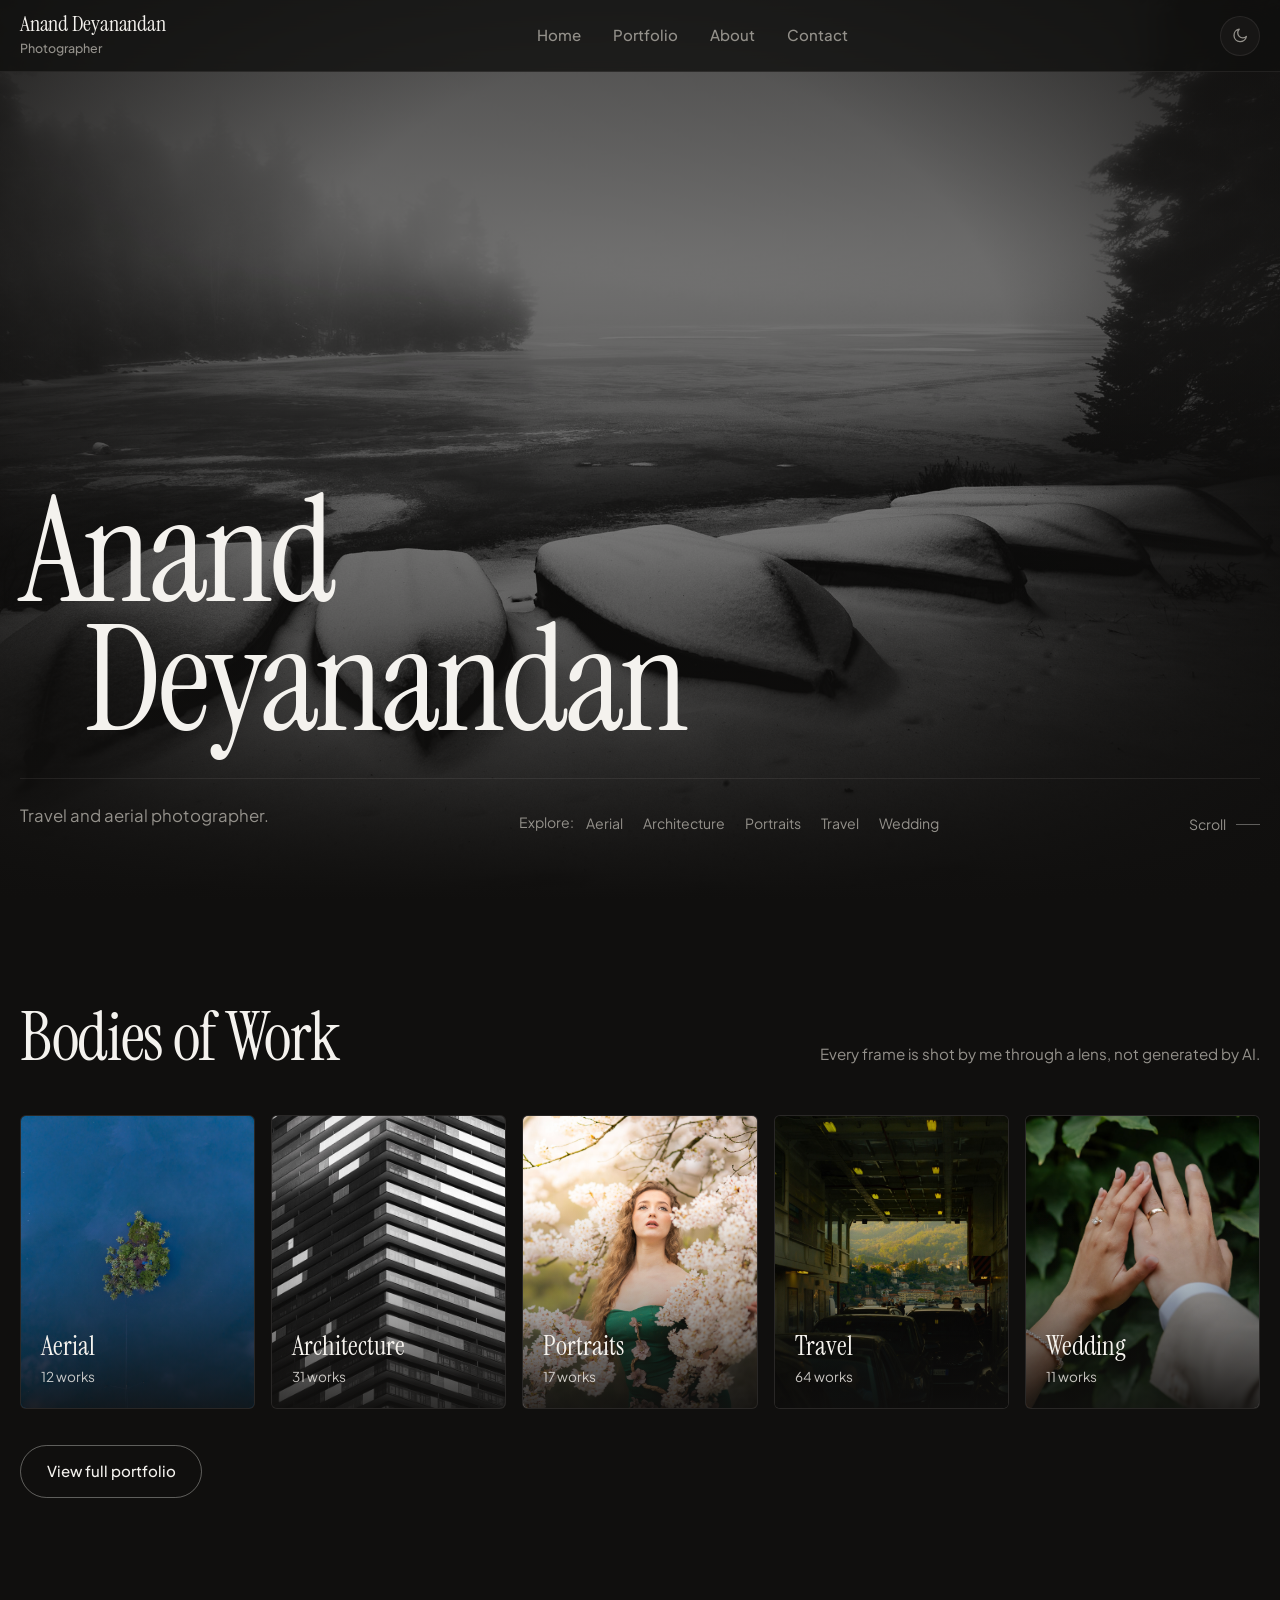
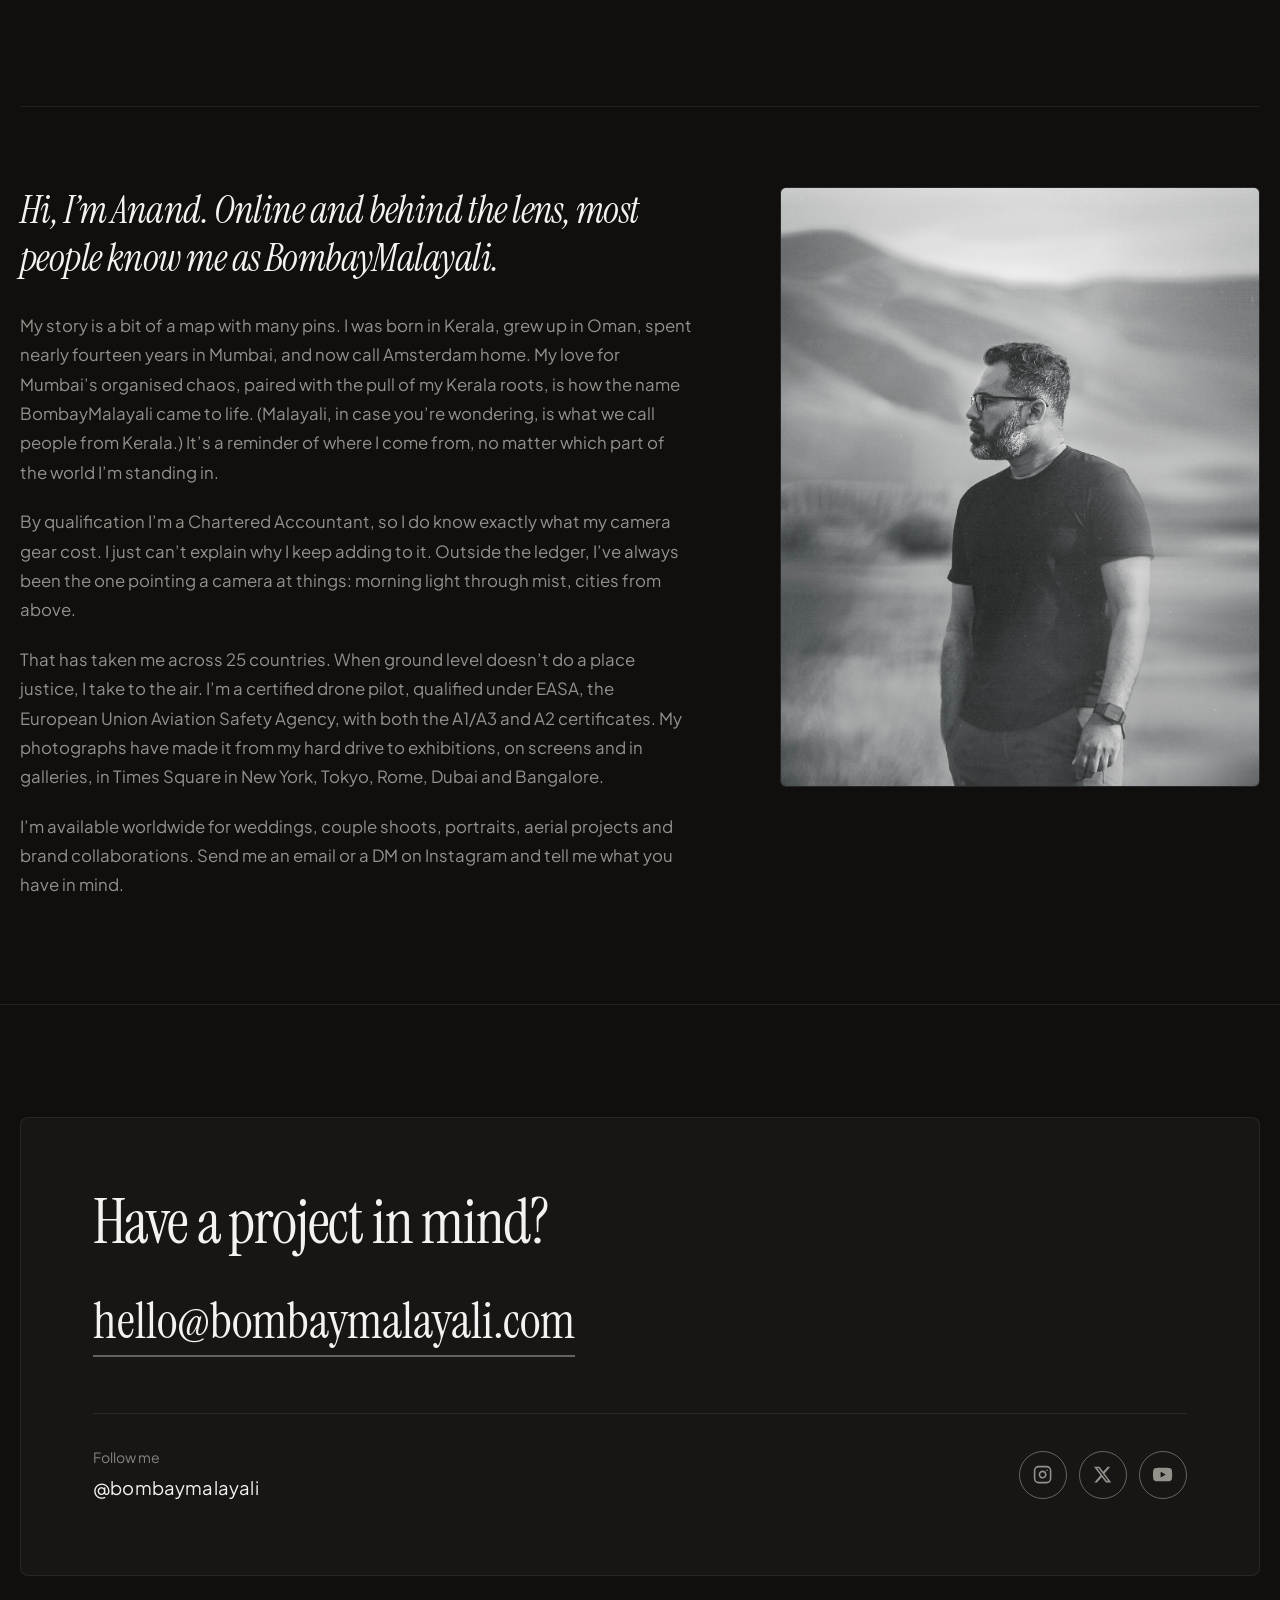
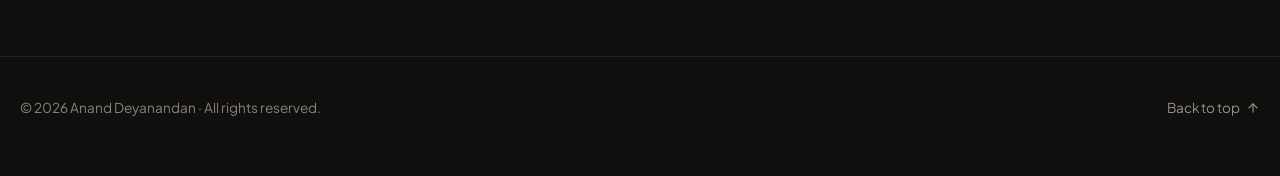
<file: index.html>
<!doctype html>
<html lang="en" data-theme="dark">
<head>
  <meta charset="utf-8">
  <meta name="viewport" content="width=device-width, initial-scale=1">

  <!-- ============================================================
       SEO & OPEN GRAPH (Edit site title & descriptions here)
       ============================================================ -->
  <title>Anand Deyanandan · Photographer Portfolio</title>
  <meta name="description" content="Anand Deyanandan (Bombay Malayali): travel and aerial photographer. Portfolio of travel, aerial, architecture, portrait and wedding work.">
  <meta name="author" content="Anand Deyanandan">
  <link rel="canonical" href="https://bombaymalayali.com">

  <!-- Open Graph / Social Sharing -->
  <meta property="og:type" content="website">
  <meta property="og:url" content="https://bombaymalayali.com">
  <meta property="og:title" content="Anand Deyanandan · Photographer">
  <meta property="og:description" content="Travel and aerial photographer. Portfolio of Anand Deyanandan (Bombay Malayali).">
  <meta property="og:image" content="https://bombaymalayali.com/images/hero.jpg">

  <!-- Twitter Card -->
  <meta name="twitter:card" content="summary_large_image">
  <meta name="twitter:title" content="Anand Deyanandan · Photographer">
  <meta name="twitter:description" content="Travel and aerial photographer. Portfolio of Anand Deyanandan (Bombay Malayali).">
  <meta name="twitter:image" content="https://bombaymalayali.com/images/hero.jpg">

  <meta name="theme-color" content="#100f0e">

  <!-- Who this site belongs to, in a form search engines read -->
  <script type="application/ld+json">
  {
    "@context": "https://schema.org",
    "@type": "Person",
    "name": "Anand Deyanandan",
    "alternateName": "BombayMalayali",
    "jobTitle": "Travel and aerial photographer",
    "url": "https://bombaymalayali.com/",
    "image": "https://bombaymalayali.com/images/anand.jpg",
    "email": "mailto:hello@bombaymalayali.com",
    "sameAs": [
      "https://instagram.com/bombaymalayali",
      "https://x.com/bombaymalayali",
      "https://www.youtube.com/@bombaymalayali"
    ]
  }
  </script>

  <!-- Google Fonts: Instrument Serif (Editorial Display) + Plus Jakarta Sans (Clean Modern Sans) -->
  <link rel="preconnect" href="https://fonts.googleapis.com">
  <link rel="preconnect" href="https://fonts.gstatic.com" crossorigin>
  <link href="https://fonts.googleapis.com/css2?family=Instrument+Serif:ital@0;1&family=Plus+Jakarta+Sans:wght@300;400;500;600;700&display=swap" rel="stylesheet">
  <link rel="stylesheet" href="styles.css">
</head>


<body>

  <!-- ============================================================
       1. NAVIGATION
       ============================================================ -->
  <header class="nav">
    <div class="wrap nav-inner">
      <a class="brand" href="#top" aria-label="Anand Deyanandan - Return to top">
        <span class="brand-title serif">Anand Deyanandan</span>
        <span class="brand-subtitle">Photographer</span>
      </a>

      <nav aria-label="Main Navigation">
        <ul class="nav-links">
          <li><a href="#top">Home</a></li>
          <li><a href="portfolio.html">Portfolio</a></li>
          <li id="navExhibitions" hidden><a href="#exhibitions">Exhibitions</a></li>
          <li><a href="#about">About</a></li>
          <li><a href="#contact">Contact</a></li>
        </ul>
      </nav>

      <div class="nav-actions">
        <!-- Theme toggle: switches between dark & light modes -->
        <button class="theme-btn" id="themeBtn" type="button" aria-label="Toggle light and dark theme" title="Toggle theme">
          <svg class="icon-moon" viewBox="0 0 24 24" fill="none" stroke="currentColor" stroke-width="1.8" stroke-linecap="round" stroke-linejoin="round" aria-hidden="true">
            <path d="M21 12.8A8.5 8.5 0 1 1 11.2 3a6.6 6.6 0 0 0 9.8 9.8z"/>
          </svg>
          <svg class="icon-sun" viewBox="0 0 24 24" fill="none" stroke="currentColor" stroke-width="1.8" stroke-linecap="round" stroke-linejoin="round" aria-hidden="true">
            <circle cx="12" cy="12" r="4"/>
            <path d="M12 2v2M12 20v2M4.9 4.9l1.4 1.4M17.7 17.7l1.4 1.4M2 12h2M20 12h2M4.9 19.1l1.4-1.4M17.7 6.3l1.4-1.4"/>
          </svg>
        </button>
      </div>
    </div>
  </header>

  <main id="mainContent">

    <!-- ============================================================
         2. HERO SECTION
         ============================================================ -->
    <section class="hero" id="top" aria-label="Introduction">
      <!-- Hero video: set HERO_VIDEO in the script at the bottom of this page -->
      <video class="hero-video" id="heroVideo" poster="images/hero.jpg" muted loop playsinline preload="none" aria-hidden="true" tabindex="-1"></video>
      <div class="wrap hero-content">
        <h1 class="hero-title serif">
          <span class="hero-first">Anand</span>
          <span class="hero-last">Deyanandan</span>
        </h1>

        <div class="hero-bottom-row">
          <div class="hero-meta">
            <p class="hero-tagline">
              Travel and aerial photographer.
            </p>
          </div>

          <div class="hero-actions">
            <ul class="hero-quick-filters" id="heroQuickFilters" aria-label="Jump to portfolio genre">
              <li class="label">Explore:</li>
              <!-- Populated automatically by JavaScript -->
            </ul>
          </div>

          <div class="hero-controls">
            <!-- Pause/play for the hero video; shown only while the video is on -->
            <button class="hero-video-toggle" id="heroVideoToggle" type="button" aria-label="Pause background video" hidden>
              <svg class="icon-pause" viewBox="0 0 24 24" fill="currentColor" aria-hidden="true"><rect x="6" y="5" width="4" height="14" rx="1"/><rect x="14" y="5" width="4" height="14" rx="1"/></svg>
              <svg class="icon-play" viewBox="0 0 24 24" fill="currentColor" aria-hidden="true"><path d="M8 5.5v13a1 1 0 0 0 1.5.86l10.5-6.5a1 1 0 0 0 0-1.72L9.5 4.64A1 1 0 0 0 8 5.5z"/></svg>
            </button>
            <a class="scroll-cue" href="#bodies-of-work">
              <span>Scroll</span>
              <span class="scroll-line"></span>
            </a>
          </div>
        </div>
      </div>
    </section>

    <!-- ============================================================
         3. BODIES OF WORK: one cover photo per category
         (edit the covers in photos.js)
         ============================================================ -->
    <section class="section portfolio-section" id="bodies-of-work" aria-label="Bodies of Work">
      <div class="wrap">
        <div class="section-header">
          <div class="section-title-row">
            <h2 class="section-title serif">Bodies of Work</h2>
            <!-- EDIT THIS LINE to change the wording -->
            <p class="section-subtitle">Every frame is shot by me through a lens, not generated by AI.</p>
          </div>
        </div>

        <div class="covers" id="covers"></div>

        <a class="view-all" href="portfolio.html">
          <span>View full portfolio</span>
        </a>
      </div>
    </section>

    <!-- ============================================================
         3b. EXHIBITIONS (hidden until you add items to EXHIBITIONS in photos.js)
         ============================================================ -->
    <section class="section exhibitions-section" id="exhibitions" aria-label="Exhibitions" hidden>
      <div class="wrap">
        <div class="section-header">
          <div class="section-title-row">
            <h2 class="section-title serif">Exhibitions</h2>
            <p class="section-subtitle">Places where my photographs have been shown.</p>
          </div>
        </div>
        <div class="grid" id="exhibitGrid"></div>
      </div>
    </section>

    <!-- ============================================================
         4. ABOUT SECTION
         ============================================================ -->
    <section class="section about-section" id="about" aria-label="About the Photographer">
      <div class="wrap about-grid">
        <div class="about-portrait-wrapper">
          <div class="about-portrait-card" id="aboutPortraitBox">
            <!-- Populated with ABOUT_PHOTO in JS, or handsome placeholder -->
            <div class="about-portrait-placeholder">
              <span class="stamp">Portrait Slot</span>
              <div class="hint">
                Add your photo file path to <code>ABOUT_PHOTO</code> in the script (e.g. <code>"images/anand.jpg"</code>).
              </div>
            </div>
          </div>
        </div>

        <div class="about-text-content">
          <h2 class="about-lead serif italic">
            Hi, I’m Anand. Online and behind the lens, most people know me as BombayMalayali.
          </h2>

          <div class="about-body">
            <p>
              My story is a bit of a map with many pins. I was born in Kerala, grew up in Oman, spent nearly fourteen years in Mumbai, and now call Amsterdam home. My love for Mumbai’s organised chaos, paired with the pull of my Kerala roots, is how the name BombayMalayali came to life. (Malayali, in case you’re wondering, is what we call people from Kerala.) It’s a reminder of where I come from, no matter which part of the world I’m standing in.
            </p>
            <p>
              By qualification I’m a Chartered Accountant, so I do know exactly what my camera gear cost. I just can’t explain why I keep adding to it. Outside the ledger, I’ve always been the one pointing a camera at things: morning light through mist, cities from above.
            </p>
            <p>
              That has taken me across 25 countries. When ground level doesn’t do a place justice, I take to the air. I’m a certified drone pilot, qualified under EASA, the European Union Aviation Safety Agency, with both the A1/A3 and A2 certificates. My photographs have made it from my hard drive to exhibitions, on screens and in galleries, in Times Square in New York, Tokyo, Rome, Dubai and Bangalore.
            </p>
            <p>
              I’m available worldwide for weddings, couple shoots, portraits, aerial projects and brand collaborations. Send me an email or a DM on Instagram and tell me what you have in mind.
            </p>
          </div>
        </div>
      </div>
    </section>

    <!-- ============================================================
         5. CONTACT SECTION
         ============================================================ -->
    <section class="section contact-section" id="contact" aria-label="Contact and Inquiries">
      <div class="wrap">
        <div class="contact-card">
          <h2 class="contact-heading serif">
            Have a project in mind?
          </h2>

          <div>
            <!-- Email mailto link (edit CONTACT_EMAIL in the script below) -->
            <a class="contact-email-link serif" id="mailLink" href="mailto:hello@bombaymalayali.com">
              hello@bombaymalayali.com
            </a>
          </div>

          <div class="contact-meta-row">
            <div class="follow-label">
              <span class="follow-eyebrow">Follow me</span>
              <span class="follow-handle">@bombaymalayali</span>
            </div>

            <!-- Social links (edit INSTAGRAM_URL, X_URL and YOUTUBE_URL in the script below) -->
            <ul class="social-icons">
              <li>
                <a class="social-icon" id="instagramLink" href="https://instagram.com/bombaymalayali" target="_blank" rel="noopener noreferrer" aria-label="Instagram: @bombaymalayali" title="Instagram">
                  <svg viewBox="0 0 24 24" fill="none" stroke="currentColor" stroke-width="2" stroke-linecap="round" stroke-linejoin="round" aria-hidden="true">
                    <rect x="2" y="2" width="20" height="20" rx="5" ry="5"/>
                    <path d="M16 11.37A4 4 0 1 1 12.63 8 4 4 0 0 1 16 11.37z"/>
                    <line x1="17.5" y1="6.5" x2="17.51" y2="6.5"/>
                  </svg>
                </a>
              </li>
              <li>
                <a class="social-icon" id="xLink" href="https://x.com/bombaymalayali" target="_blank" rel="noopener noreferrer" aria-label="X: @bombaymalayali" title="X">
                  <svg viewBox="0 0 24 24" fill="currentColor" aria-hidden="true">
                    <path d="M18.244 2.25h3.308l-7.227 8.26 8.502 11.24H16.17l-5.214-6.817L4.99 21.75H1.68l7.73-8.835L1.254 2.25H8.08l4.713 6.231zm-1.161 17.52h1.833L7.084 4.126H5.117z"/>
                  </svg>
                </a>
              </li>
              <li>
                <a class="social-icon" id="youtubeLink" href="https://www.youtube.com/@bombaymalayali" target="_blank" rel="noopener noreferrer" aria-label="YouTube: @bombaymalayali" title="YouTube">
                  <svg viewBox="0 0 24 24" fill="currentColor" aria-hidden="true">
                    <path d="M23.498 6.186a3.016 3.016 0 0 0-2.122-2.136C19.505 3.545 12 3.545 12 3.545s-7.505 0-9.377.505A3.017 3.017 0 0 0 .502 6.186C0 8.07 0 12 0 12s0 3.93.502 5.814a3.016 3.016 0 0 0 2.122 2.136c1.871.505 9.376.505 9.376.505s7.505 0 9.377-.505a3.015 3.015 0 0 0 2.122-2.136C24 15.93 24 12 24 12s0-3.93-.502-5.814zM9.545 15.568V8.432L15.818 12l-6.273 3.568z"/>
                  </svg>
                </a>
              </li>
            </ul>
          </div>
        </div>
      </div>
    </section>

  </main>

  <!-- ============================================================
       6. FOOTER
       ============================================================ -->
  <footer class="footer">
    <div class="wrap footer-inner">
      <div>
        &copy; <span id="year">2026</span> Anand Deyanandan · All rights reserved.
      </div>
      <div>
        <a class="back-to-top" href="#top">
          <span>Back to top</span>
          <svg width="14" height="14" viewBox="0 0 24 24" fill="none" stroke="currentColor" stroke-width="2" stroke-linecap="round" stroke-linejoin="round" aria-hidden="true">
            <line x1="12" y1="19" x2="12" y2="5"/>
            <polyline points="5 12 12 5 19 12"/>
          </svg>
        </a>
      </div>
    </div>
  </footer>

  <!-- ============================================================
       SCRIPTS: photos.js holds your photo lists, common.js holds shared code
       ============================================================ -->
  <script src="photos.js"></script>
  <script src="common.js"></script>
  <script>
    /* Path to your portrait for the About section (e.g. "images/anand-portrait.jpg").
       Leave empty "" to show the placeholder frame. */
    const ABOUT_PHOTO = "images/anand.jpg";

    /* Path to your hero background image. It shows instantly, stays as the
       video's poster, and is the picture used when links are shared. */
    const HERO_IMAGE = "images/hero.jpg";

    /* Path to your hero video: a short, silent, looping .mp4.
       Leave empty "" to switch the video off and keep only the photo. */
    const HERO_VIDEO = "images/hero.mp4";

    /* Contact details: update these for your mailbox and social profile */
    const CONTACT_EMAIL = "hello@bombaymalayali.com";
    const INSTAGRAM_URL = "https://instagram.com/bombaymalayali";
    const X_URL = "https://x.com/bombaymalayali";
    const YOUTUBE_URL = "https://www.youtube.com/@bombaymalayali";

    /* ---------- contact, hero, about ---------- */
    const mailLink = $("mailLink");
    const instagramLink = $("instagramLink");
    const xLink = $("xLink");
    const youtubeLink = $("youtubeLink");
    if (mailLink && CONTACT_EMAIL) {
      mailLink.href = `mailto:${CONTACT_EMAIL}`;
      mailLink.textContent = CONTACT_EMAIL;
    }
    if (instagramLink && INSTAGRAM_URL) instagramLink.href = INSTAGRAM_URL;
    if (xLink && X_URL) xLink.href = X_URL;
    if (youtubeLink && YOUTUBE_URL) youtubeLink.href = YOUTUBE_URL;

    if (HERO_IMAGE) {
      document.documentElement.style.setProperty("--hero-image", `url("${HERO_IMAGE}")`);
    }

    /* ---------- hero video ----------
       The photo shows at once. The video loads behind it and fades in only once
       it can play through. Visitors who ask for less data or less motion keep
       the photo, and so does anyone whose video never becomes playable. */
    const heroVideo = $("heroVideo");
    const heroToggle = $("heroVideoToggle");
    let heroUserPaused = false;
    const heroSaveData = Boolean(navigator.connection && navigator.connection.saveData);
    const heroReduceMotion = window.matchMedia("(prefers-reduced-motion: reduce)").matches;

    if (heroVideo && HERO_VIDEO && !heroSaveData && !heroReduceMotion) {
      let heroStarted = false;
      const startHeroVideo = () => {
        if (heroStarted) return;
        heroStarted = true;
        const attempt = heroVideo.play();
        if (attempt && attempt.catch) attempt.catch(() => { heroStarted = false; });  // blocked: photo stays
      };
      // Fade in only when frames are really on screen
      heroVideo.addEventListener("playing", () => {
        heroVideo.classList.add("is-playing");
        if (heroToggle) heroToggle.hidden = false;
      }, { once: true });

      // The visitor's own pause wins over everything else
      if (heroToggle) {
        heroToggle.addEventListener("click", () => {
          heroUserPaused = !heroUserPaused;
          if (heroUserPaused) heroVideo.pause();
          else heroVideo.play().catch(() => {});
          heroToggle.classList.toggle("is-paused", heroUserPaused);
          heroToggle.setAttribute("aria-label", heroUserPaused ? "Play background video" : "Pause background video");
        });
      }
      heroVideo.addEventListener("canplaythrough", startHeroVideo, { once: true });
      // iPhones often never fire canplaythrough before playback starts, so ask once more after a pause
      heroVideo.addEventListener("loadedmetadata", () => {
        setTimeout(() => { if (!heroVideo.classList.contains("is-playing")) startHeroVideo(); }, 2500);
      }, { once: true });
      heroVideo.addEventListener("error", () => {
        heroVideo.remove();
        if (heroToggle) heroToggle.remove();
      }, { once: true });

      if (HERO_IMAGE) heroVideo.poster = HERO_IMAGE;
      heroVideo.preload = "auto";
      heroVideo.src = HERO_VIDEO;
      heroVideo.load();

      // Pause while the hero is off screen, to spare the visitor's battery
      if ("IntersectionObserver" in window) {
        new IntersectionObserver(([entry]) => {
          if (!heroVideo.classList.contains("is-playing") || heroUserPaused) return;
          if (entry.isIntersecting) heroVideo.play().catch(() => {});
          else heroVideo.pause();
        }).observe(heroVideo);
      }
    } else if (heroVideo) {
      heroVideo.remove();
      if (heroToggle) heroToggle.remove();
    }

    if (ABOUT_PHOTO) {
      const box = $("aboutPortraitBox");
      if (box) {
        box.innerHTML = `<img src="${esc(ABOUT_PHOTO)}" alt="Portrait of Anand Deyanandan" loading="lazy" decoding="async">`;
      }
    }

    /* ---------- covers: one per category, from COVERS in photos.js ---------- */
    const coversEl = $("covers");
    const coverKeys = Object.keys(COVERS).filter(k => COVERS[k] && getGenreCount(k) > 0);

    if (coverKeys.length === 0) {
      coversEl.hidden = true;
    } else {
      const cols = coverKeys.length === 6 ? 3 : Math.max(1, Math.min(coverKeys.length, 5));
      coversEl.style.setProperty("--cols", cols);
      coverKeys.forEach(key => {
        const name = getGenreName(key);
        const a = document.createElement("a");
        a.className = "cover-card";
        a.href = `portfolio.html#${key}`;
        a.setAttribute("aria-label", `${name}: view ${getGenreCount(key)} works in the portfolio`);
        a.innerHTML = `
          <img src="${esc(COVERS[key])}" alt="${esc(name)} cover photo" loading="lazy" decoding="async">
          <div class="cover-label">
            <div class="cover-name serif">${esc(name)}</div>
            <div class="cover-meta">${getGenreCount(key)} works</div>
          </div>
        `;
        coversEl.appendChild(a);
      });
    }

    /* ---------- hero quick links go to the portfolio page ---------- */
    const heroQuickFilters = $("heroQuickFilters");
    heroQuickFilters.innerHTML = '<li class="label">Explore:</li>';
    coverKeys.forEach(key => {
      const li = document.createElement("li");
      const a = document.createElement("a");
      a.href = `portfolio.html#${key}`;
      a.textContent = getGenreName(key);
      li.appendChild(a);
      heroQuickFilters.appendChild(li);
    });

    /* ---------- exhibitions: shown only when EXHIBITIONS has items ---------- */
    if (EXHIBITIONS.length > 0) {
      $("exhibitions").hidden = false;
      $("navExhibitions").hidden = false;
      const exhibitItems = EXHIBITIONS.map(e => {
        const meta = [e.venue, e.year].filter(Boolean).join(" · ");
        return Object.assign({}, e, {
          cat: "exhibition",
          alt: e.alt || e.title || "Exhibition",
          title: e.title || "",
          meta: meta,
          caption: [e.title, meta].filter(Boolean).join(" · ")
        });
      });
      renderTiles($("exhibitGrid"), exhibitItems, { captions: true });
    }
  </script>

</body>
</html>
</file>
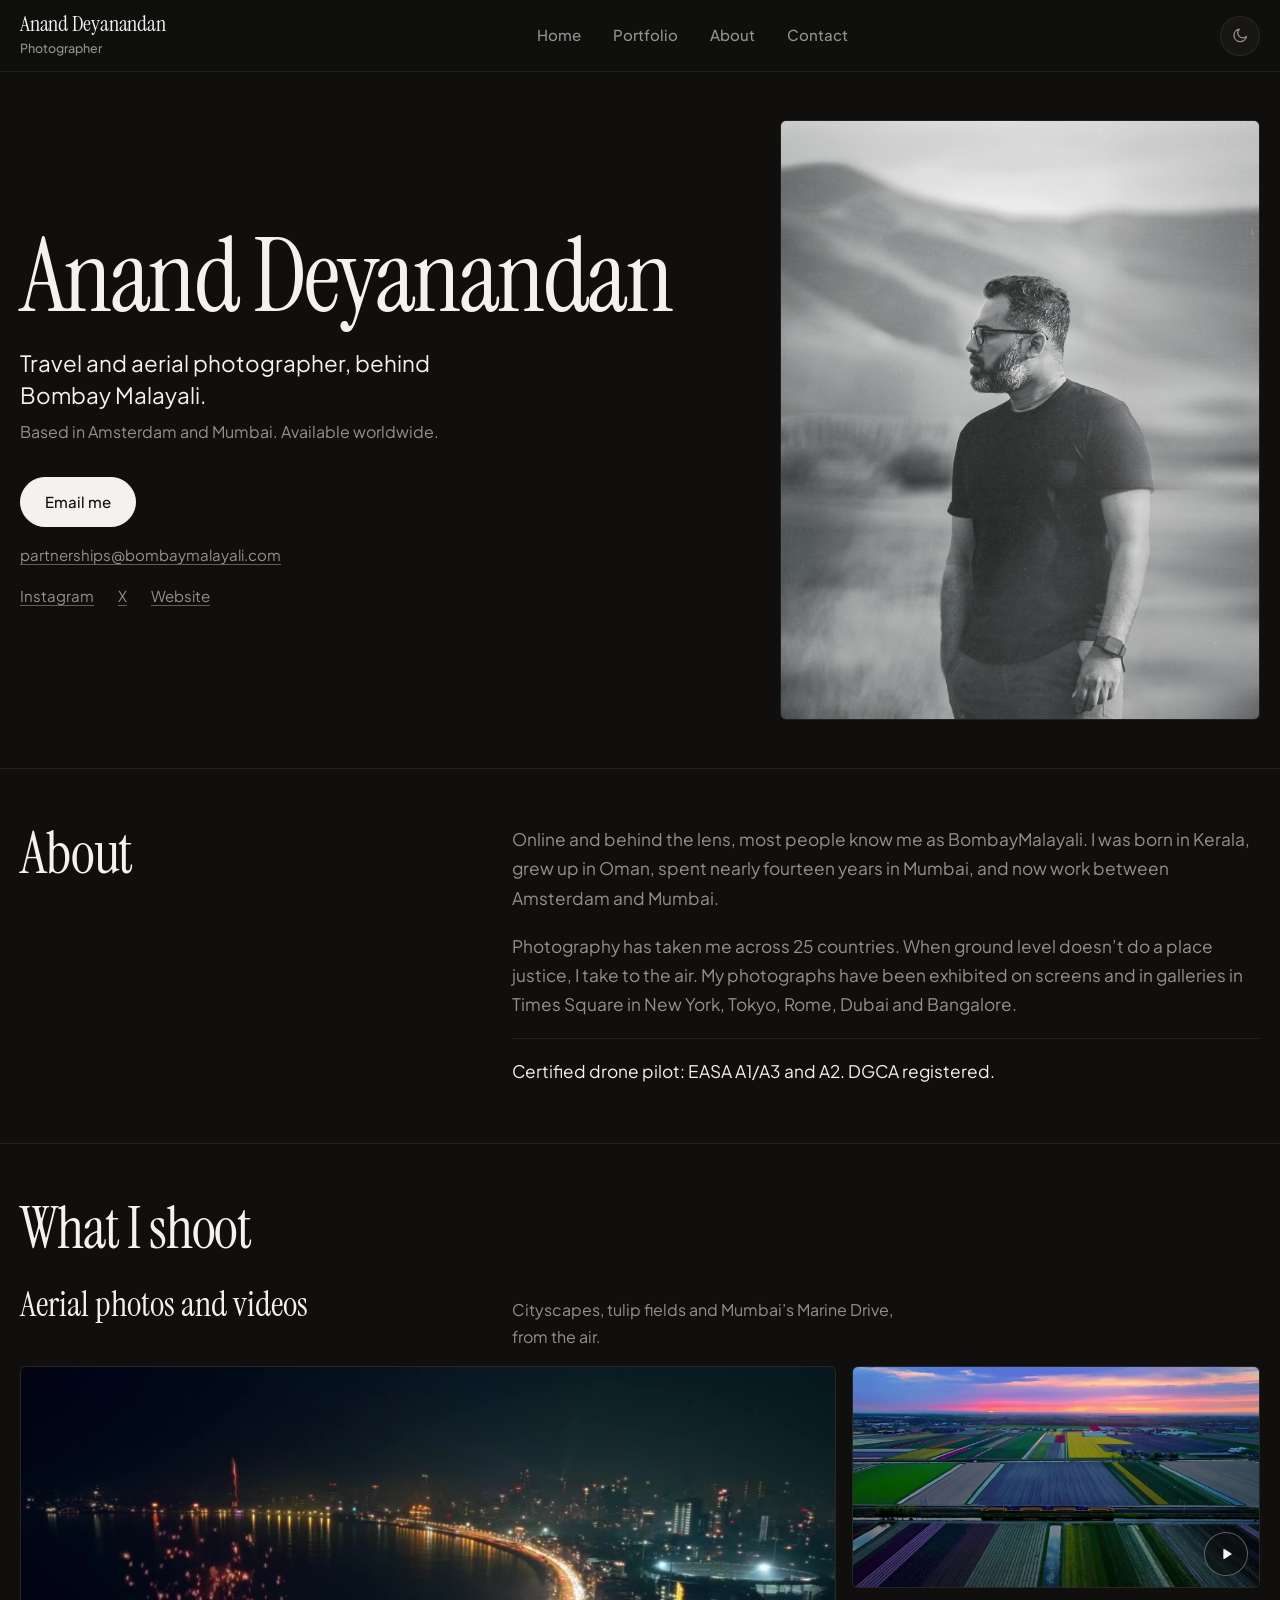
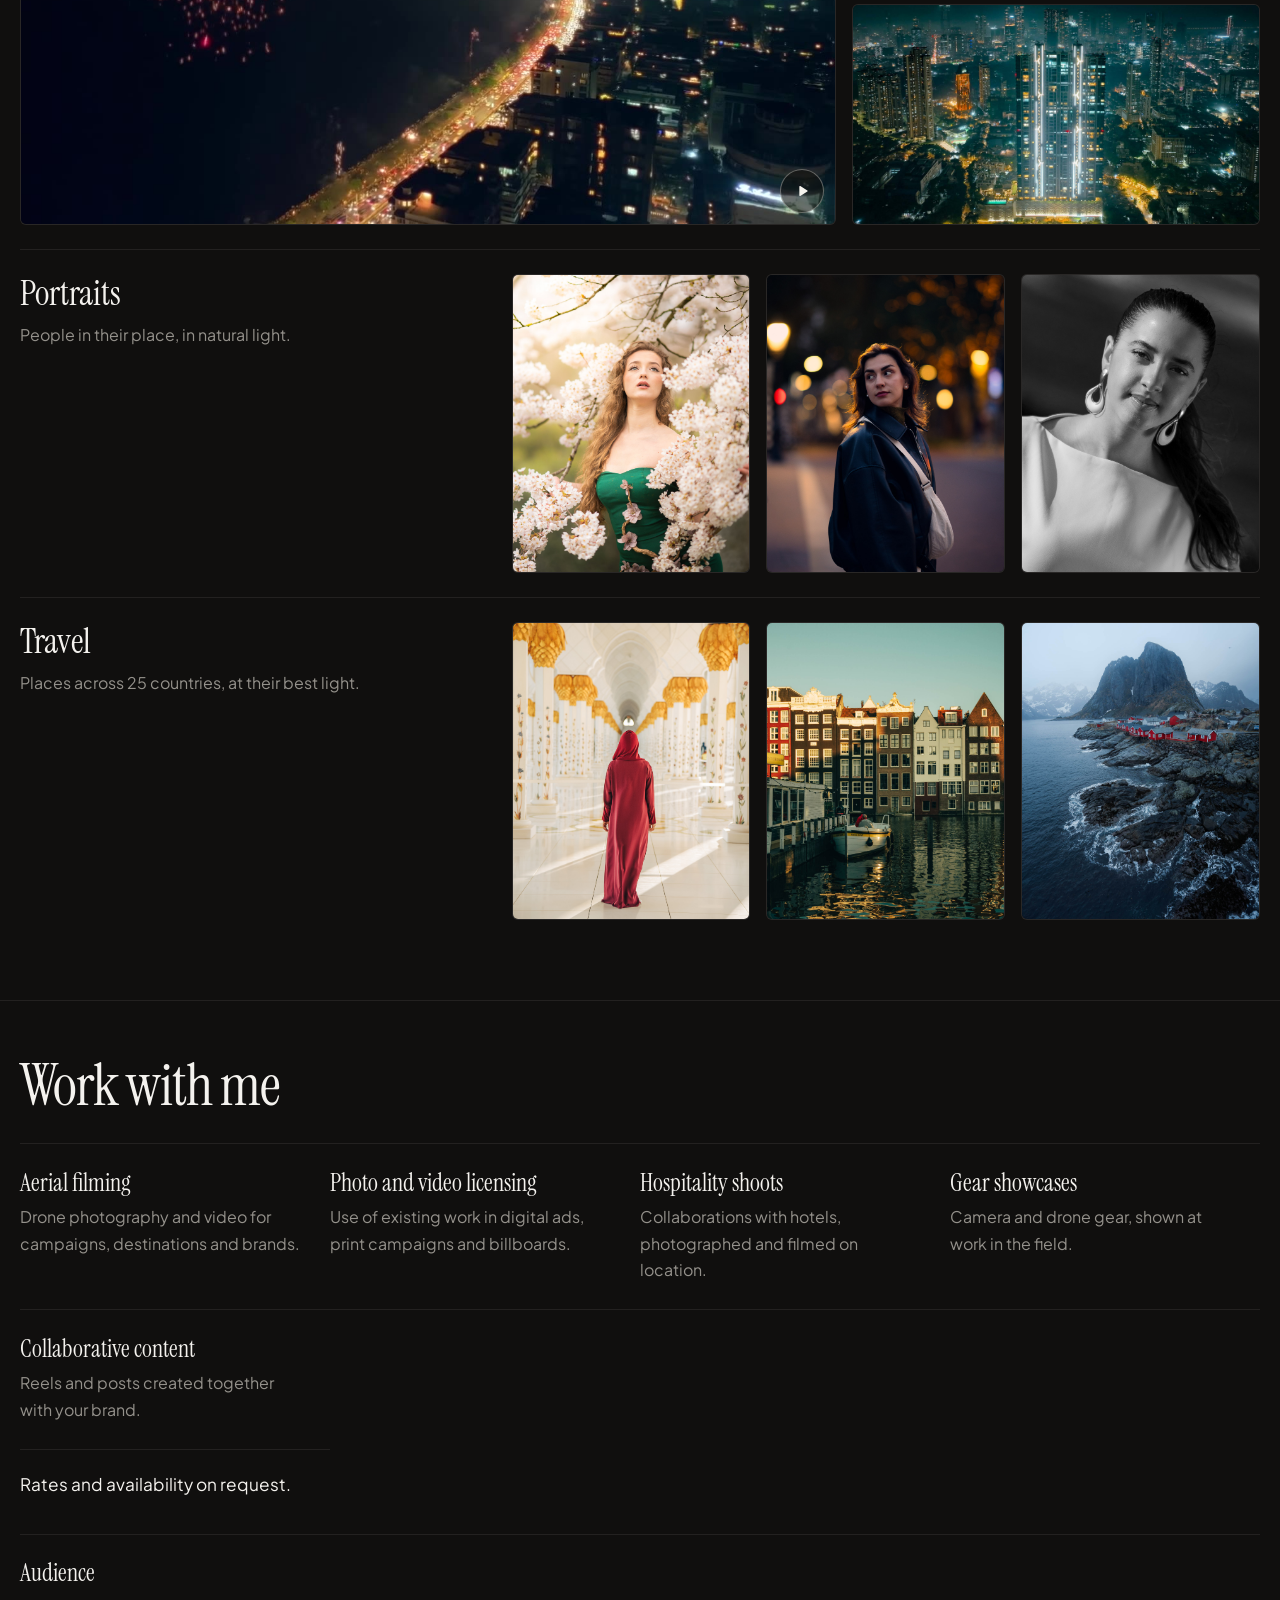
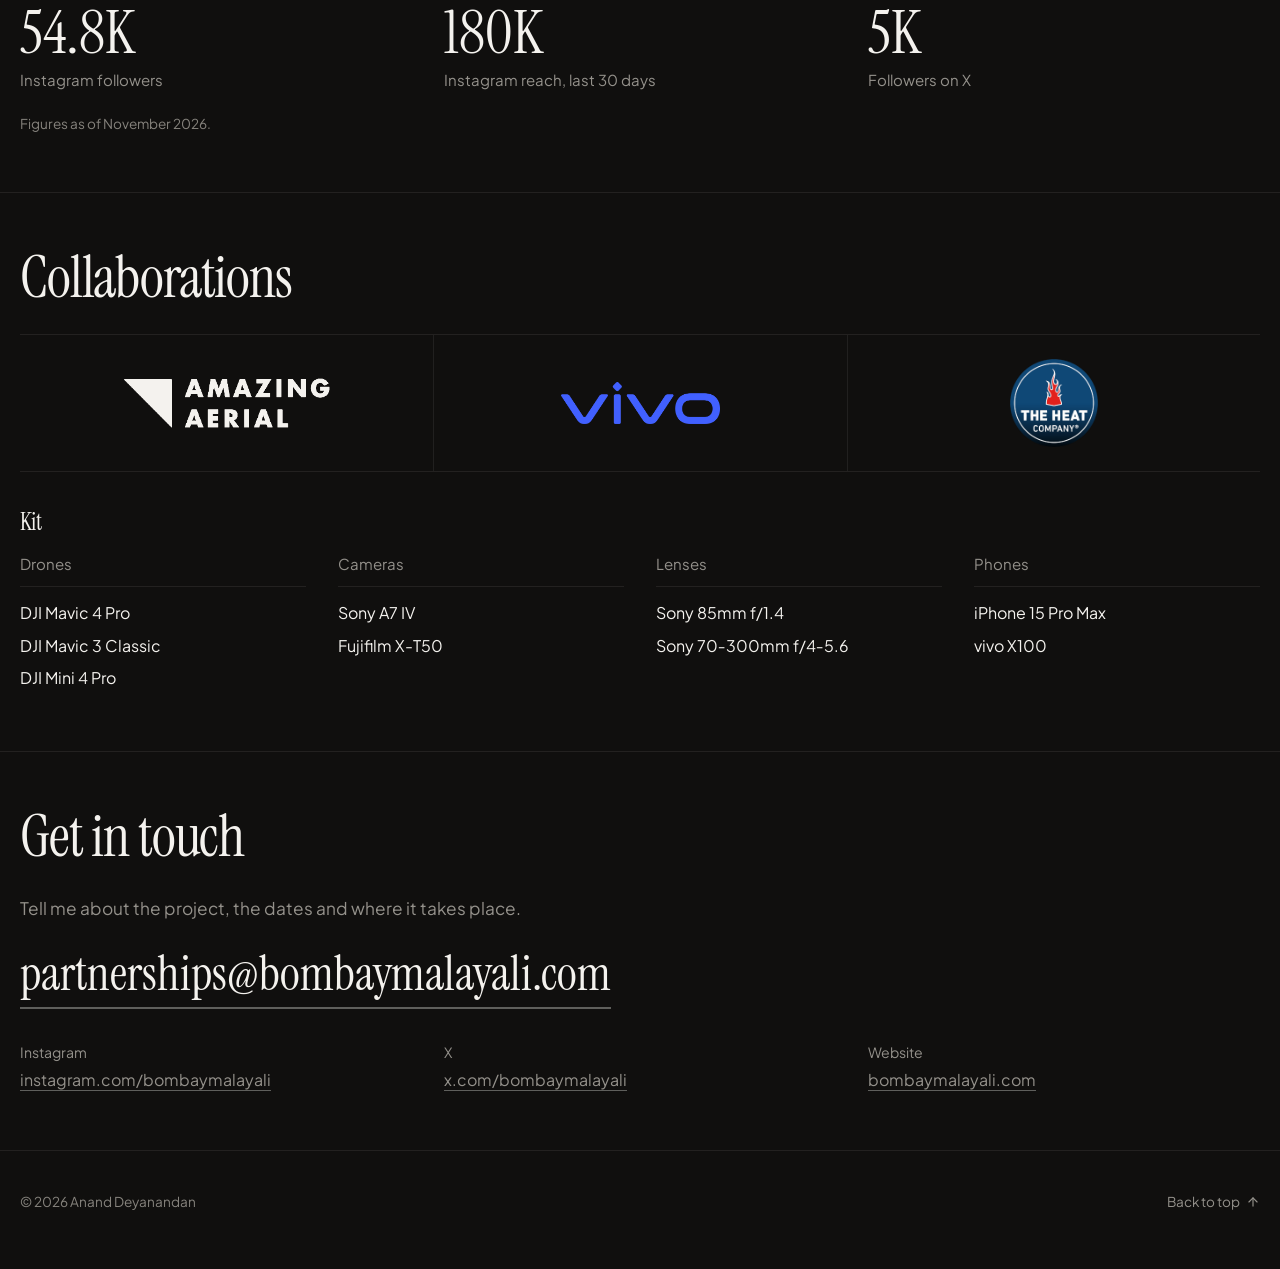
<file: partnership.html>
<!doctype html>
<html lang="en" data-theme="dark">
<head>
  <meta charset="utf-8">
  <meta name="viewport" content="width=device-width, initial-scale=1">

  <!-- ============================================================
       PARTNERSHIPS / MEDIA KIT · private page
       Not linked anywhere on the site, not in the sitemap, and the
       line below asks search engines never to list it. Share the
       link directly with brands.
       ============================================================ -->
  <meta name="robots" content="noindex, nofollow">
  <title>Partnerships | Anand Deyanandan</title>
  <meta name="description" content="Anand Deyanandan, travel and aerial photographer behind Bombay Malayali: audience, work and collaborations for brands.">
  <meta name="author" content="Anand Deyanandan">

  <!-- Link previews (WhatsApp, iMessage, LinkedIn, X) when you send this page to a brand.
       The preview image is 1200 x 630, the shape apps show as a large preview.
       Keep the Instagram figure in the description in step with the Audience figures. -->
  <meta property="og:type" content="website">
  <meta property="og:site_name" content="Bombay Malayali">
  <meta property="og:url" content="https://bombaymalayali.com/partnership">
  <meta property="og:title" content="Partner with Anand Deyanandan">
  <meta property="og:description" content="Travel and aerial photographer behind Bombay Malayali, 54.8K on Instagram. Aerial filming, licensing, hotel shoots and brand collaborations, worldwide.">
  <meta property="og:image" content="https://bombaymalayali.com/images/partners/preview.jpg">
  <meta property="og:image:secure_url" content="https://bombaymalayali.com/images/partners/preview.jpg">
  <meta property="og:image:type" content="image/jpeg">
  <meta property="og:image:width" content="1200">
  <meta property="og:image:height" content="630">
  <meta property="og:image:alt" content="Portrait of Anand Deyanandan, travel and aerial photographer">
  <meta name="twitter:card" content="summary_large_image">
  <meta name="twitter:title" content="Partner with Anand Deyanandan">
  <meta name="twitter:description" content="Travel and aerial photographer behind Bombay Malayali, 54.8K on Instagram. Aerial filming, licensing, hotel shoots and brand collaborations, worldwide.">
  <meta name="twitter:image" content="https://bombaymalayali.com/images/partners/preview.jpg">

  <meta name="theme-color" content="#100f0e">

  <link rel="preconnect" href="https://fonts.googleapis.com">
  <link rel="preconnect" href="https://fonts.gstatic.com" crossorigin>
  <link href="https://fonts.googleapis.com/css2?family=Instrument+Serif:ital@0;1&family=Plus+Jakarta+Sans:wght@300;400;500;600;700&display=swap" rel="stylesheet">
  <link rel="stylesheet" href="styles.css">
  <link rel="stylesheet" href="partners.css">
</head>

<body class="page-partners" id="top">

  <header class="nav">
    <div class="wrap nav-inner">
      <a class="brand" href="index.html" aria-label="Anand Deyanandan, home page">
        <span class="brand-title serif">Anand Deyanandan</span>
        <span class="brand-subtitle">Photographer</span>
      </a>

      <nav aria-label="Main Navigation">
        <ul class="nav-links">
          <li><a href="index.html">Home</a></li>
          <li><a href="portfolio.html">Portfolio</a></li>
          <li><a href="index.html#about">About</a></li>
          <li><a href="#contact">Contact</a></li>
        </ul>
      </nav>

      <div class="nav-actions">
        <button class="theme-btn" id="themeBtn" type="button" aria-label="Toggle light and dark theme" title="Toggle theme">
          <svg class="icon-moon" viewBox="0 0 24 24" fill="none" stroke="currentColor" stroke-width="1.8" stroke-linecap="round" stroke-linejoin="round" aria-hidden="true">
            <path d="M21 12.8A8.5 8.5 0 1 1 11.2 3a6.6 6.6 0 0 0 9.8 9.8z"/>
          </svg>
          <svg class="icon-sun" viewBox="0 0 24 24" fill="none" stroke="currentColor" stroke-width="1.8" stroke-linecap="round" stroke-linejoin="round" aria-hidden="true">
            <circle cx="12" cy="12" r="4"/>
            <path d="M12 2v2M12 20v2M4.9 4.9l1.4 1.4M17.7 17.7l1.4 1.4M2 12h2M20 12h2M4.9 19.1l1.4-1.4M17.7 6.3l1.4-1.4"/>
          </svg>
        </button>
      </div>
    </div>
  </header>

  <main id="mainContent">

    <!-- ============================================================
         1. INTRODUCTION
         ============================================================ -->
    <section class="kit-intro" aria-label="Introduction">
      <div class="wrap kit-intro-grid">
        <div class="kit-intro-text">
          <h1 class="kit-name serif">Anand Deyanandan</h1>
          <p class="kit-role">Travel and aerial photographer, behind Bombay Malayali.</p>
          <p class="kit-base">Based in Amsterdam and Mumbai. Available worldwide.</p>

          <div class="kit-actions">
            <a class="kit-button kit-button-primary" href="mailto:partnerships@bombaymalayali.com?subject=Partnership%20enquiry">Email me</a>
          </div>
          <p class="kit-email"><a href="mailto:partnerships@bombaymalayali.com?subject=Partnership%20enquiry">partnerships@bombaymalayali.com</a></p>
          <ul class="kit-links" aria-label="Elsewhere">
            <li><a href="https://instagram.com/bombaymalayali" target="_blank" rel="noopener noreferrer">Instagram</a></li>
            <li><a href="https://x.com/bombaymalayali" target="_blank" rel="noopener noreferrer">X</a></li>
            <li><a href="https://bombaymalayali.com">Website</a></li>
          </ul>
        </div>

        <figure class="kit-intro-photo">
          <img src="images/anand.jpg" width="1215" height="1823" alt="Anand Deyanandan">
        </figure>
      </div>

    </section>

    <!-- ============================================================
         2. ABOUT (from the About section of the home page)
         ============================================================ -->
    <section class="kit-section kit-about" aria-labelledby="about-title">
      <div class="wrap kit-about-grid">
        <h2 class="kit-title serif" id="about-title">About</h2>
        <div class="kit-about-text">
          <p>Online and behind the lens, most people know me as BombayMalayali. I was born in Kerala, grew up in Oman, spent nearly fourteen years in Mumbai, and now work between Amsterdam and Mumbai.</p>
          <p>Photography has taken me across 25 countries. When ground level doesn’t do a place justice, I take to the air. My photographs have been exhibited on screens and in galleries in Times Square in New York, Tokyo, Rome, Dubai and Bangalore.</p>
          <p class="kit-credentials">Certified drone pilot: EASA A1/A3 and A2. DGCA registered.</p>
        </div>
      </div>
    </section>

    <!-- ============================================================
         3. WHAT I SHOOT
         ============================================================ -->
    <section class="kit-section kit-shoot" aria-labelledby="shoot-title">
      <div class="wrap">
        <h2 class="kit-title serif" id="shoot-title">What I shoot</h2>

        <div class="kit-pillar kit-pillar-aerial">
          <div class="kit-pillar-text">
            <h3 class="serif">Aerial photos and videos</h3>
            <p>Cityscapes, tulip fields and Mumbai’s Marine Drive, from the air.</p>
          </div>
          <div class="kit-pillar-media kit-media-feature">
            <div class="kit-video">
              <video src="images/aerial/clip-4.mp4" poster="images/partners/coast-at-night.jpg" muted loop playsinline preload="none" aria-label="Video: Marine Drive in Mumbai at night, with fireworks over the sea"></video>
              <button class="kit-video-toggle" type="button" aria-label="Pause video" hidden>
                <svg class="icon-pause" viewBox="0 0 24 24" fill="currentColor" aria-hidden="true"><rect x="6" y="5" width="4" height="14" rx="1"/><rect x="14" y="5" width="4" height="14" rx="1"/></svg>
                <svg class="icon-play" viewBox="0 0 24 24" fill="currentColor" aria-hidden="true"><path d="M8 5.5v13a1 1 0 0 0 1.5.86l10.5-6.5a1 1 0 0 0 0-1.72L9.5 4.64A1 1 0 0 0 8 5.5z"/></svg>
              </button>
            </div>
            <div class="kit-video">
              <video src="images/aerial/clip-1.mp4" poster="images/partners/tulip-fields.jpg" muted loop playsinline preload="none" aria-label="Video: tulip fields in stripes of colour at sunset, with a train crossing"></video>
              <button class="kit-video-toggle" type="button" aria-label="Pause video" hidden>
                <svg class="icon-pause" viewBox="0 0 24 24" fill="currentColor" aria-hidden="true"><rect x="6" y="5" width="4" height="14" rx="1"/><rect x="14" y="5" width="4" height="14" rx="1"/></svg>
                <svg class="icon-play" viewBox="0 0 24 24" fill="currentColor" aria-hidden="true"><path d="M8 5.5v13a1 1 0 0 0 1.5.86l10.5-6.5a1 1 0 0 0 0-1.72L9.5 4.64A1 1 0 0 0 8 5.5z"/></svg>
              </button>
            </div>
            <div class="kit-still">
              <img src="images/aerial/aerial-4.jpg" width="2000" height="1498" loading="lazy" alt="Lit towers of a city skyline at night, seen from the air">
            </div>
          </div>
        </div>

        <div class="kit-pillar">
          <div class="kit-pillar-text">
            <h3 class="serif">Portraits</h3>
            <p>People in their place, in natural light.</p>
          </div>
          <div class="kit-pillar-media kit-media-tall">
            <img src="images/portraits/portrait-1.jpg" width="1500" height="2000" loading="lazy" alt="A woman in a green dress among cherry blossoms">
            <img src="images/portraits/portrait-6.jpg" width="1500" height="2000" loading="lazy" alt="A woman on a city street at dusk, lights behind her">
            <img src="images/portraits/portrait-16.jpg" width="1500" height="2000" loading="lazy" alt="Black-and-white portrait of a woman in a white top">
          </div>
        </div>

        <div class="kit-pillar">
          <div class="kit-pillar-text">
            <h3 class="serif">Travel</h3>
            <p>Places across 25 countries, at their best light.</p>
          </div>
          <div class="kit-pillar-media kit-media-tall">
            <img src="images/travel/travel-1.jpg" width="1335" height="2000" loading="lazy" alt="A figure in a red robe walking through a white marble hall with golden columns">
            <img src="images/travel/travel-35.jpg" width="1500" height="2000" loading="lazy" alt="Canal houses reflected in still water">
            <img src="images/travel/travel-54.jpg" width="1333" height="2000" loading="lazy" alt="Mountains rising over a rocky coastline">
          </div>
        </div>
      </div>
    </section>

    <!-- ============================================================
         4. REELS · hidden until filled in
         To show this section:
           1. remove the word "hidden" from the <section> tag below,
           2. copy the example reel out of the comment into the grid,
              once per reel, and replace every [INSERT ...].
         ============================================================ -->
    <section class="kit-section kit-reels" aria-labelledby="reels-title" hidden>
      <div class="wrap">
        <h2 class="kit-title serif" id="reels-title">Reels</h2>
        <div class="kit-reels-grid">
          <!-- Example reel (copy without the comment marks):
          <article class="kit-reel">
            <video src="[INSERT VIDEO FILE, e.g. images/reels/reel-1.mp4]" muted loop playsinline autoplay preload="metadata" aria-hidden="true"></video>
            <dl>
              <div><dt>Views</dt><dd>[INSERT VIEWS]</dd></div>
              <div><dt>Likes</dt><dd>[INSERT LIKES]</dd></div>
              <div><dt>Shares</dt><dd>[INSERT SHARES]</dd></div>
            </dl>
            <a href="[INSERT INSTAGRAM REEL LINK]">Watch on Instagram</a>
          </article>
          -->
        </div>
      </div>
    </section>

    <!-- ============================================================
         5. WORK WITH ME
         ============================================================ -->
    <section class="kit-section kit-work" aria-labelledby="work-title">
      <div class="wrap">
        <h2 class="kit-title serif" id="work-title">Work with me</h2>
        <ul class="kit-services">
          <li>
            <h3 class="serif">Aerial filming</h3>
            <p>Drone photography and video for campaigns, destinations and brands.</p>
          </li>
          <li>
            <h3 class="serif">Photo and video licensing</h3>
            <p>Use of existing work in digital ads, print campaigns and billboards.</p>
          </li>
          <li>
            <h3 class="serif">Hospitality shoots</h3>
            <p>Collaborations with hotels, photographed and filmed on location.</p>
          </li>
          <li>
            <h3 class="serif">Gear showcases</h3>
            <p>Camera and drone gear, shown at work in the field.</p>
          </li>
          <li>
            <h3 class="serif">Collaborative content</h3>
            <p>Reels and posts created together with your brand.</p>
          </li>
        </ul>
        <p class="kit-rates">Rates and availability on request.</p>

        <!-- Audience figures. Update the numbers and the date together.
             To add a figure, copy one <div> block. -->
        <div class="kit-audience">
          <h3 class="serif">Audience</h3>
          <dl class="kit-figures">
            <div>
              <dt>Instagram followers</dt>
              <dd class="serif">54.8K</dd>
            </div>
            <div>
              <dt>Instagram reach, last 30 days</dt>
              <dd class="serif">180K</dd>
            </div>
            <div>
              <dt>Followers on X</dt>
              <dd class="serif">5K</dd>
            </div>
          </dl>
          <p class="kit-note">Figures as of November 2026.</p>
        </div>
      </div>
    </section>

    <!-- ============================================================
         6. COLLABORATIONS AND KIT
         Logos are in images/partners/logos/. Amazing Aerial has a light
         version (dark theme) and a dark version (light theme).
         ============================================================ -->
    <section class="kit-section kit-collabs" aria-labelledby="collabs-title">
      <div class="wrap">
        <h2 class="kit-title serif" id="collabs-title">Collaborations</h2>
        <ul class="kit-logos">
          <li>
            <img class="kit-logo kit-logo-aa logo-for-dark" src="images/partners/logos/amazing-aerial-light.png" width="381" height="102" alt="Amazing Aerial">
            <img class="kit-logo kit-logo-aa logo-for-light" src="images/partners/logos/amazing-aerial-dark.png" width="381" height="102" alt="Amazing Aerial">
          </li>
          <li>
            <img class="kit-logo kit-logo-vivo" src="images/partners/logos/vivo.png" width="600" height="157" alt="vivo">
          </li>
          <li>
            <img class="kit-logo kit-logo-heat" src="images/partners/logos/the-heat-company.png" width="200" height="200" alt="The Heat Company">
          </li>
        </ul>

        <div class="kit-gear-block">
          <h3 class="serif">Kit</h3>
            <dl class="kit-gear">
              <div>
                <dt>Drones</dt>
                <dd>DJI Mavic 4 Pro</dd>
                <dd>DJI Mavic 3 Classic</dd>
                <dd>DJI Mini 4 Pro</dd>
              </div>
              <div>
                <dt>Cameras</dt>
                <dd>Sony A7 IV</dd>
                <dd>Fujifilm X-T50</dd>
              </div>
              <div>
                <dt>Lenses</dt>
                <dd>Sony 85mm f/1.4</dd>
                <dd>Sony 70‑300mm f/4‑5.6</dd>
              </div>
              <div>
                <dt>Phones</dt>
                <dd>iPhone 15 Pro Max</dd>
                <dd>vivo X100</dd>
              </div>
            </dl>
        </div>
      </div>
    </section>

    <!-- ============================================================
         7. CONTACT
         ============================================================ -->
    <section class="kit-section kit-contact" id="contact" aria-labelledby="contact-title">
      <div class="wrap">
        <h2 class="kit-title serif" id="contact-title">Get in touch</h2>
        <p class="kit-contact-line">Tell me about the project, the dates and where it takes place.</p>
        <a class="kit-contact-email serif" href="mailto:partnerships@bombaymalayali.com?subject=Partnership%20enquiry">partnerships@bombaymalayali.com</a>
        <dl class="kit-contact-links">
          <div><dt>Instagram</dt><dd><a href="https://instagram.com/bombaymalayali" target="_blank" rel="noopener noreferrer">instagram.com/bombaymalayali</a></dd></div>
          <div><dt>X</dt><dd><a href="https://x.com/bombaymalayali" target="_blank" rel="noopener noreferrer">x.com/bombaymalayali</a></dd></div>
          <div><dt>Website</dt><dd><a href="https://bombaymalayali.com">bombaymalayali.com</a></dd></div>
        </dl>
      </div>
    </section>

  </main>

  <footer class="footer">
    <div class="wrap footer-inner">
      <div>&copy; <span id="year">2026</span> Anand Deyanandan</div>
      <div>
        <a class="back-to-top" href="#top">
          <span>Back to top</span>
          <svg width="14" height="14" viewBox="0 0 24 24" fill="none" stroke="currentColor" stroke-width="2" stroke-linecap="round" stroke-linejoin="round" aria-hidden="true">
            <line x1="12" y1="19" x2="12" y2="5"/>
            <polyline points="5 12 12 5 19 12"/>
          </svg>
        </a>
      </div>
    </div>
  </footer>

  <script src="photos.js"></script>
  <script src="common.js"></script>
  <script>
    /* Aerial videos: play while on screen, each with its own pause button.
       Visitors who ask for less motion or less data see the still cover,
       and can start a video with the same button. */
    document.querySelectorAll(".kit-video").forEach(box => {
      const video = box.querySelector("video");
      const toggle = box.querySelector(".kit-video-toggle");
      let userPaused = LOW_MOTION;
      const show = playing => {
        toggle.classList.toggle("is-paused", !playing);
        toggle.setAttribute("aria-label", playing ? "Pause video" : "Play video");
      };
      toggle.hidden = false;
      show(false);
      video.addEventListener("playing", () => show(true));
      video.addEventListener("pause", () => show(false));
      toggle.addEventListener("click", () => {
        userPaused = !video.paused;
        if (video.paused) { video.preload = "auto"; video.play().catch(() => {}); }
        else video.pause();
      });
      if ("IntersectionObserver" in window) {
        new IntersectionObserver(([entry]) => {
          if (entry.isIntersecting && !userPaused) { video.preload = "auto"; video.play().catch(() => {}); }
          else if (!entry.isIntersecting) video.pause();
        }, { threshold: 0.3 }).observe(video);
      }
    });
  </script>
</body>
</html>
</file>
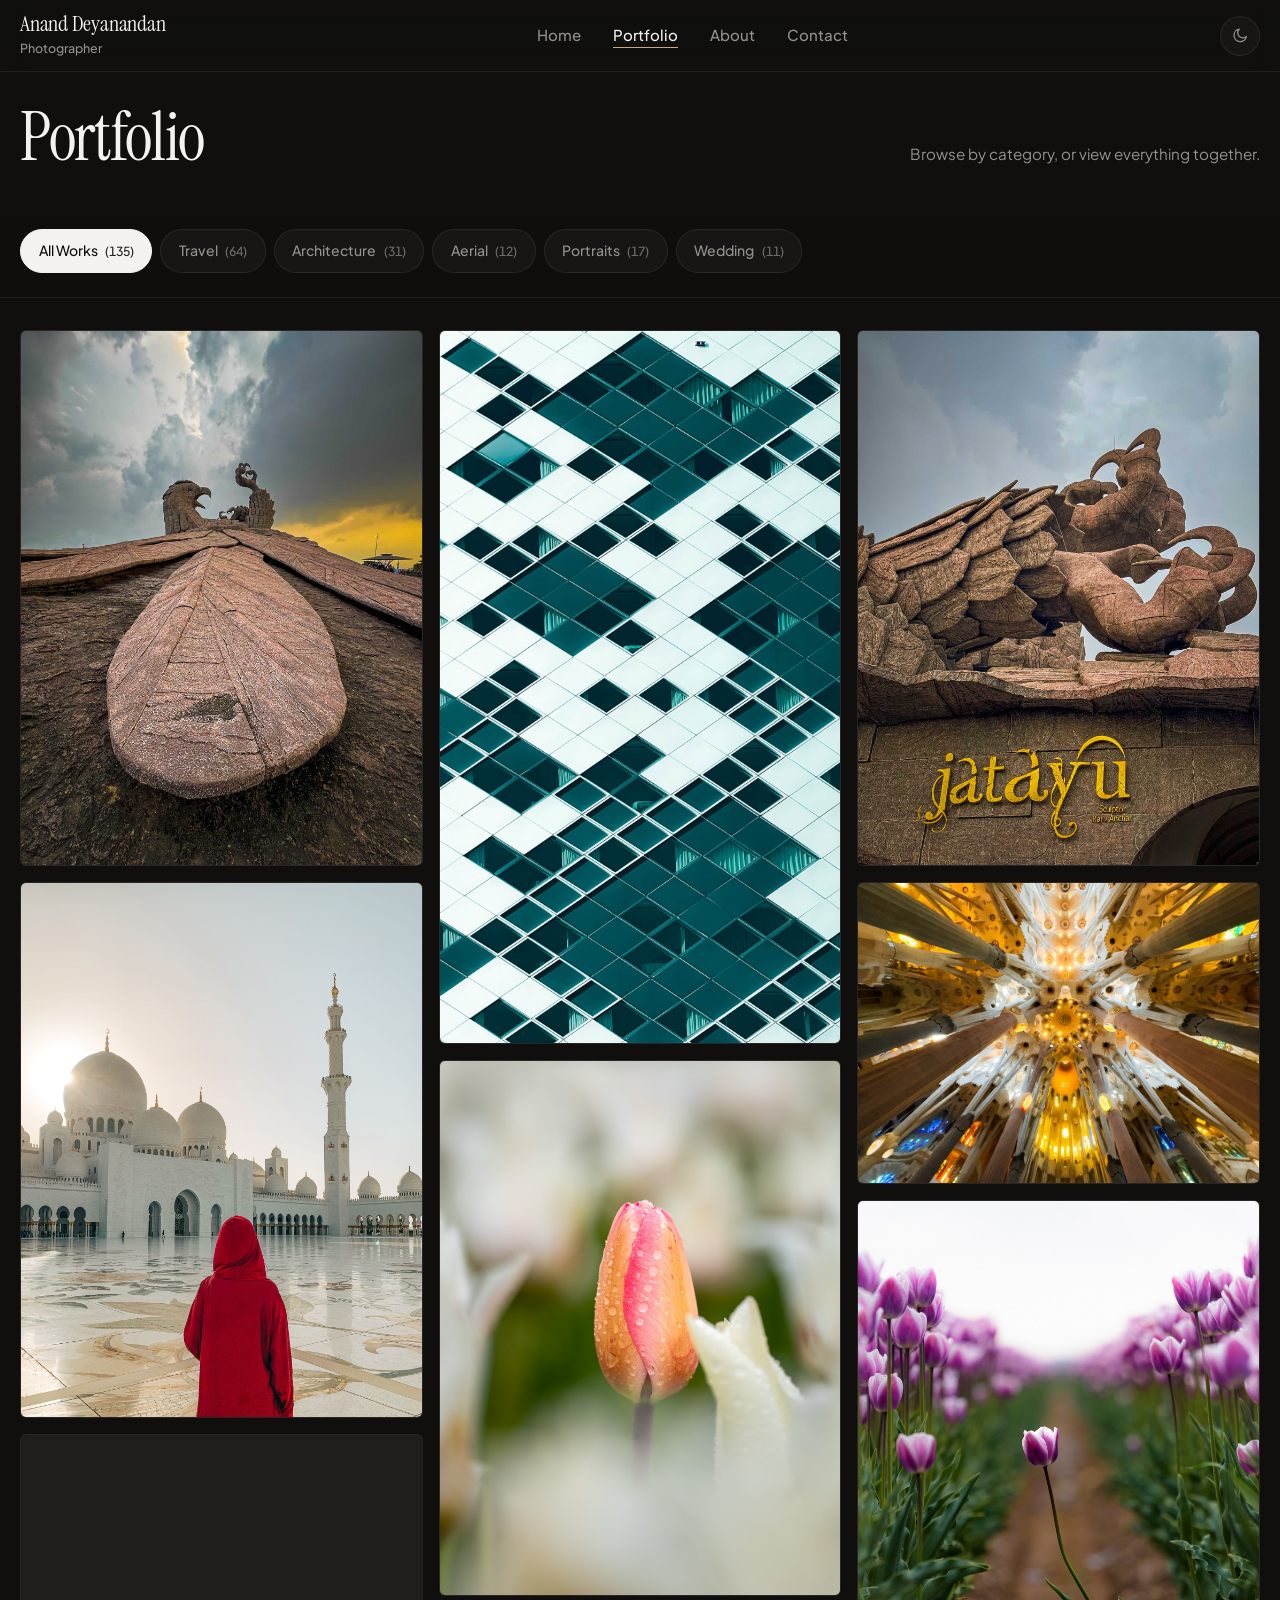
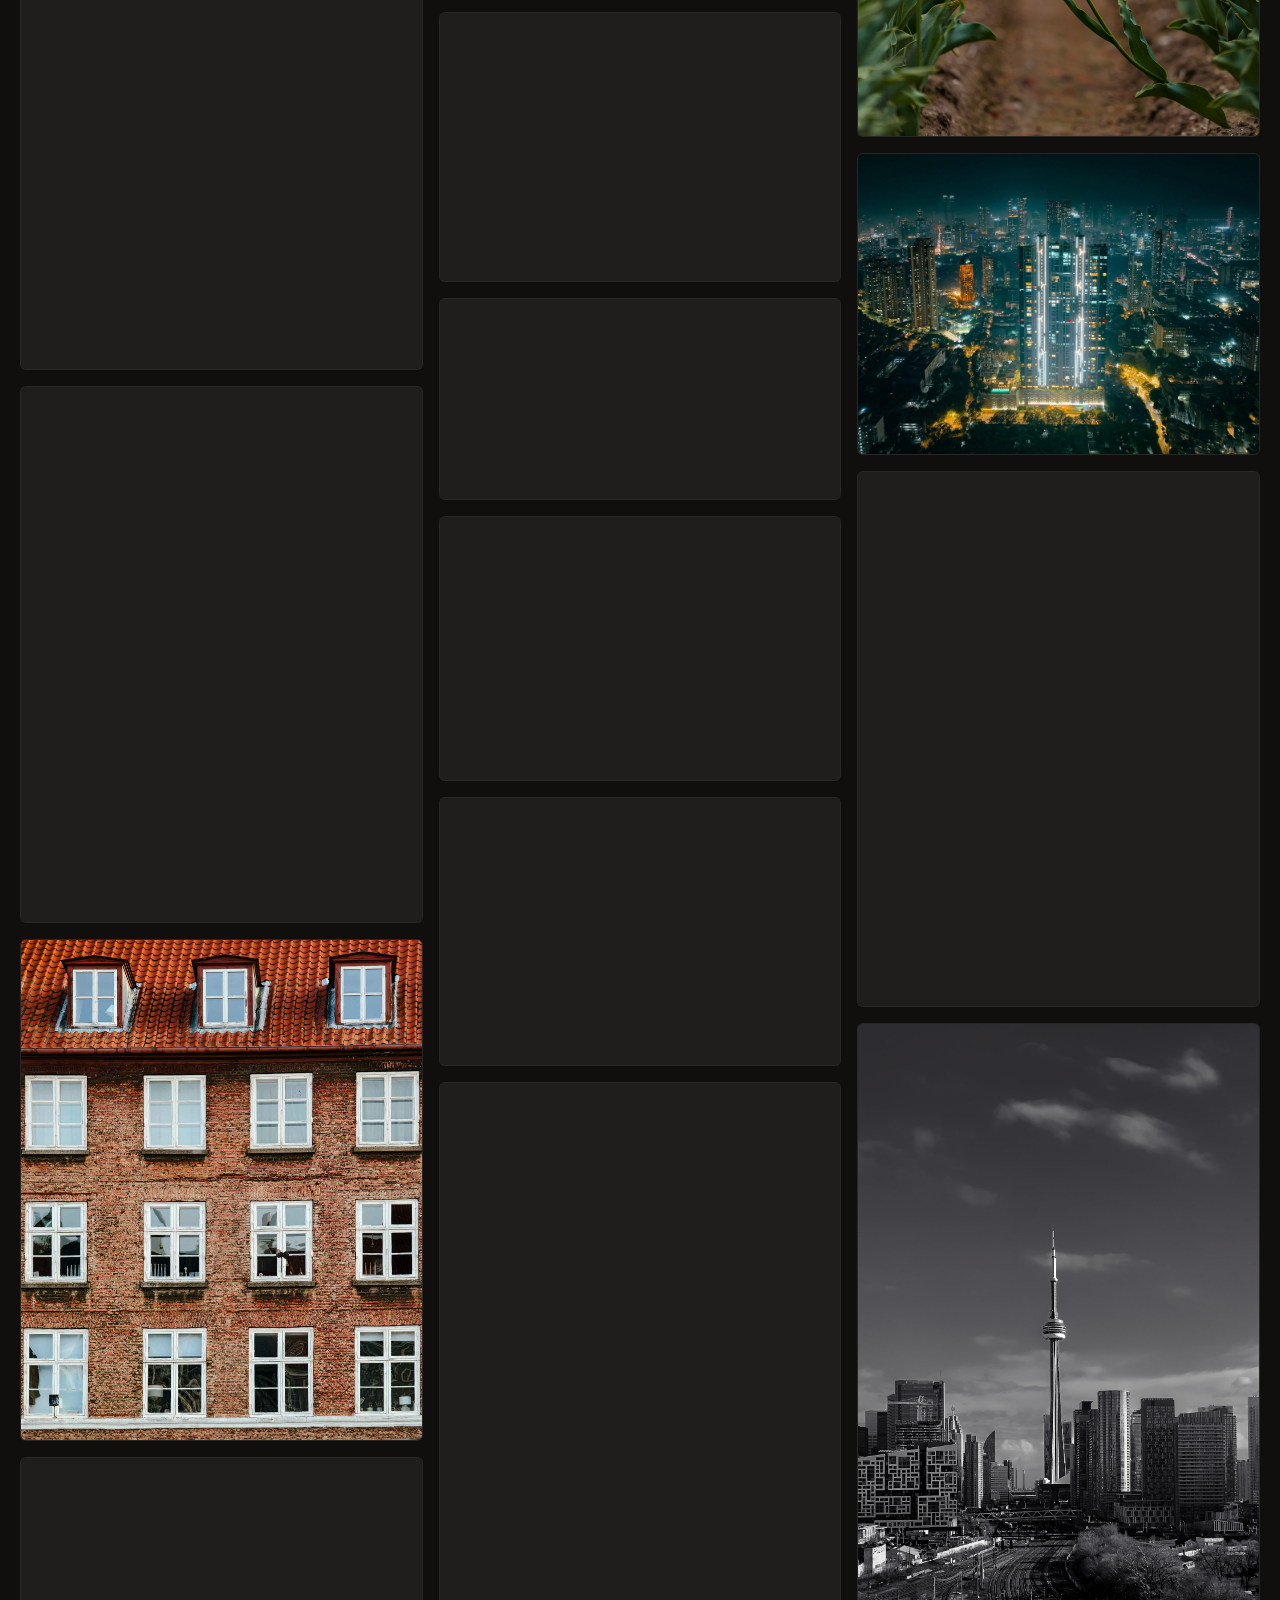
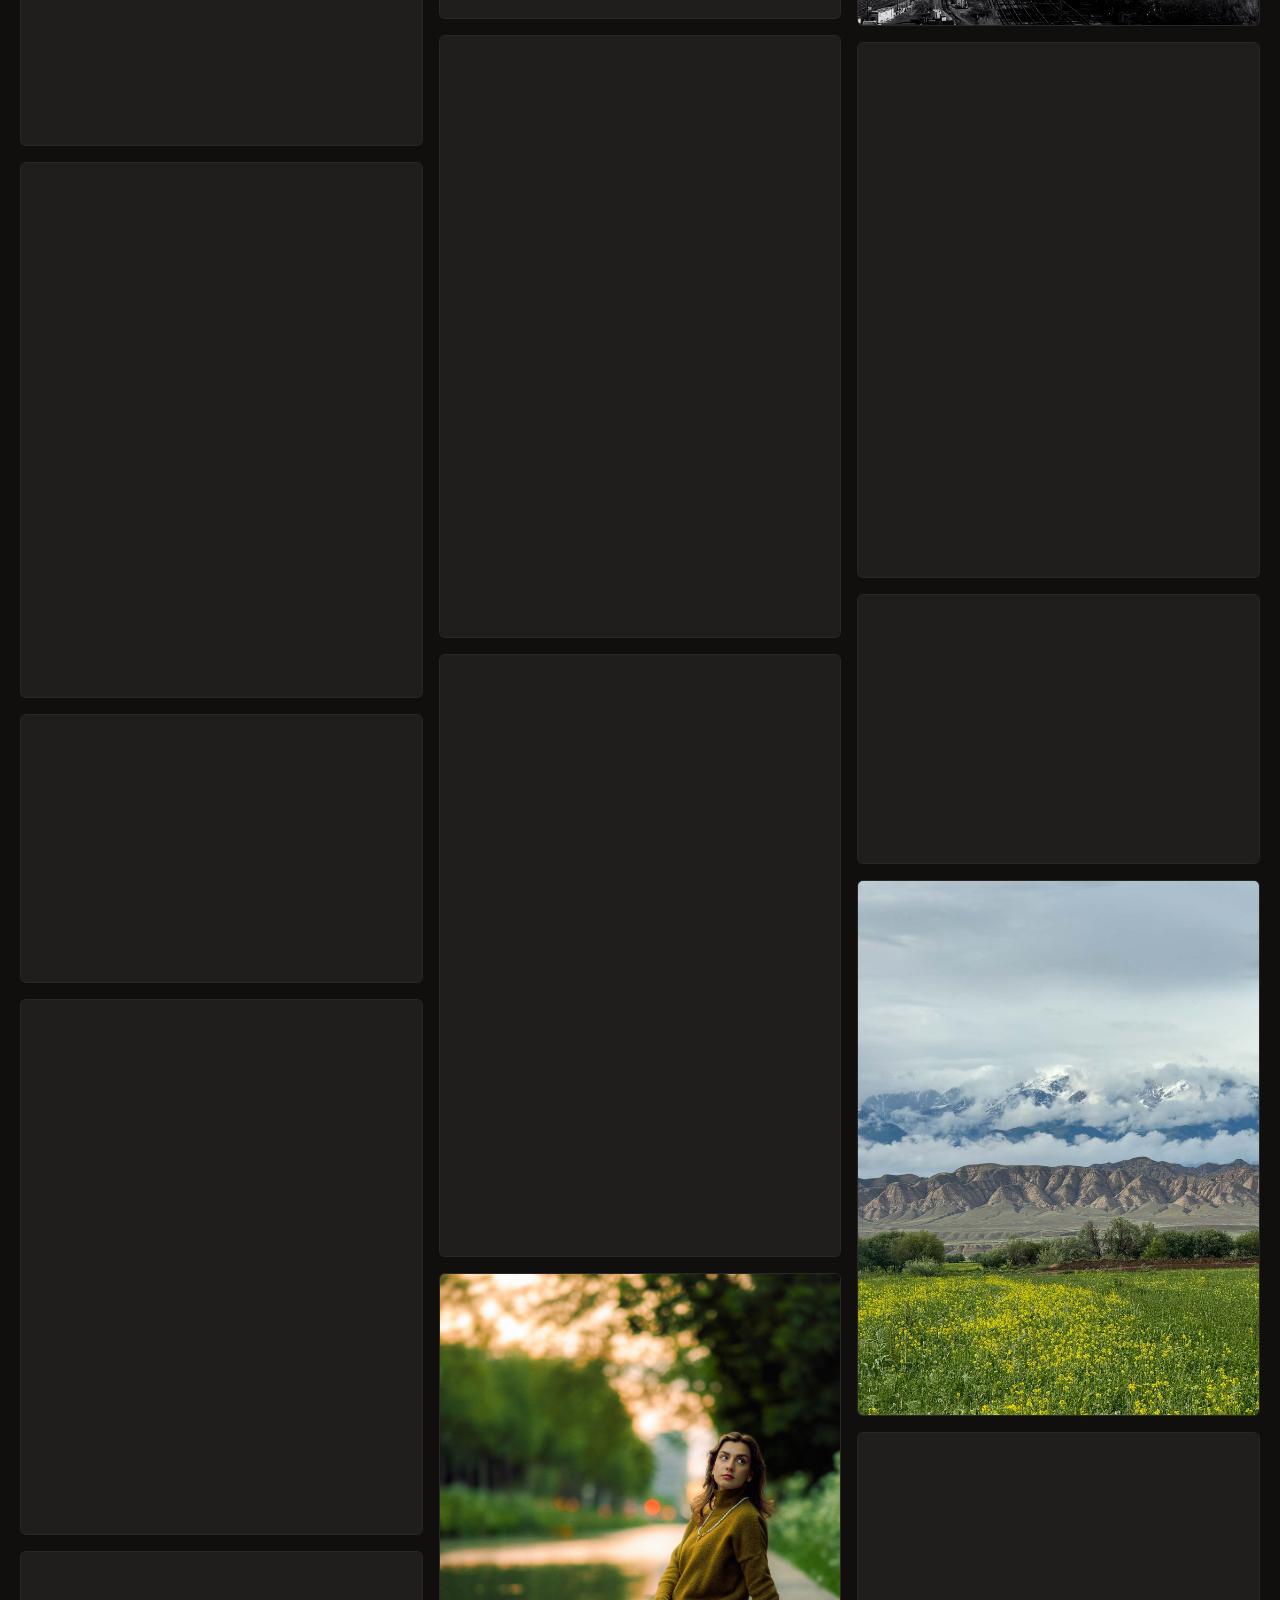
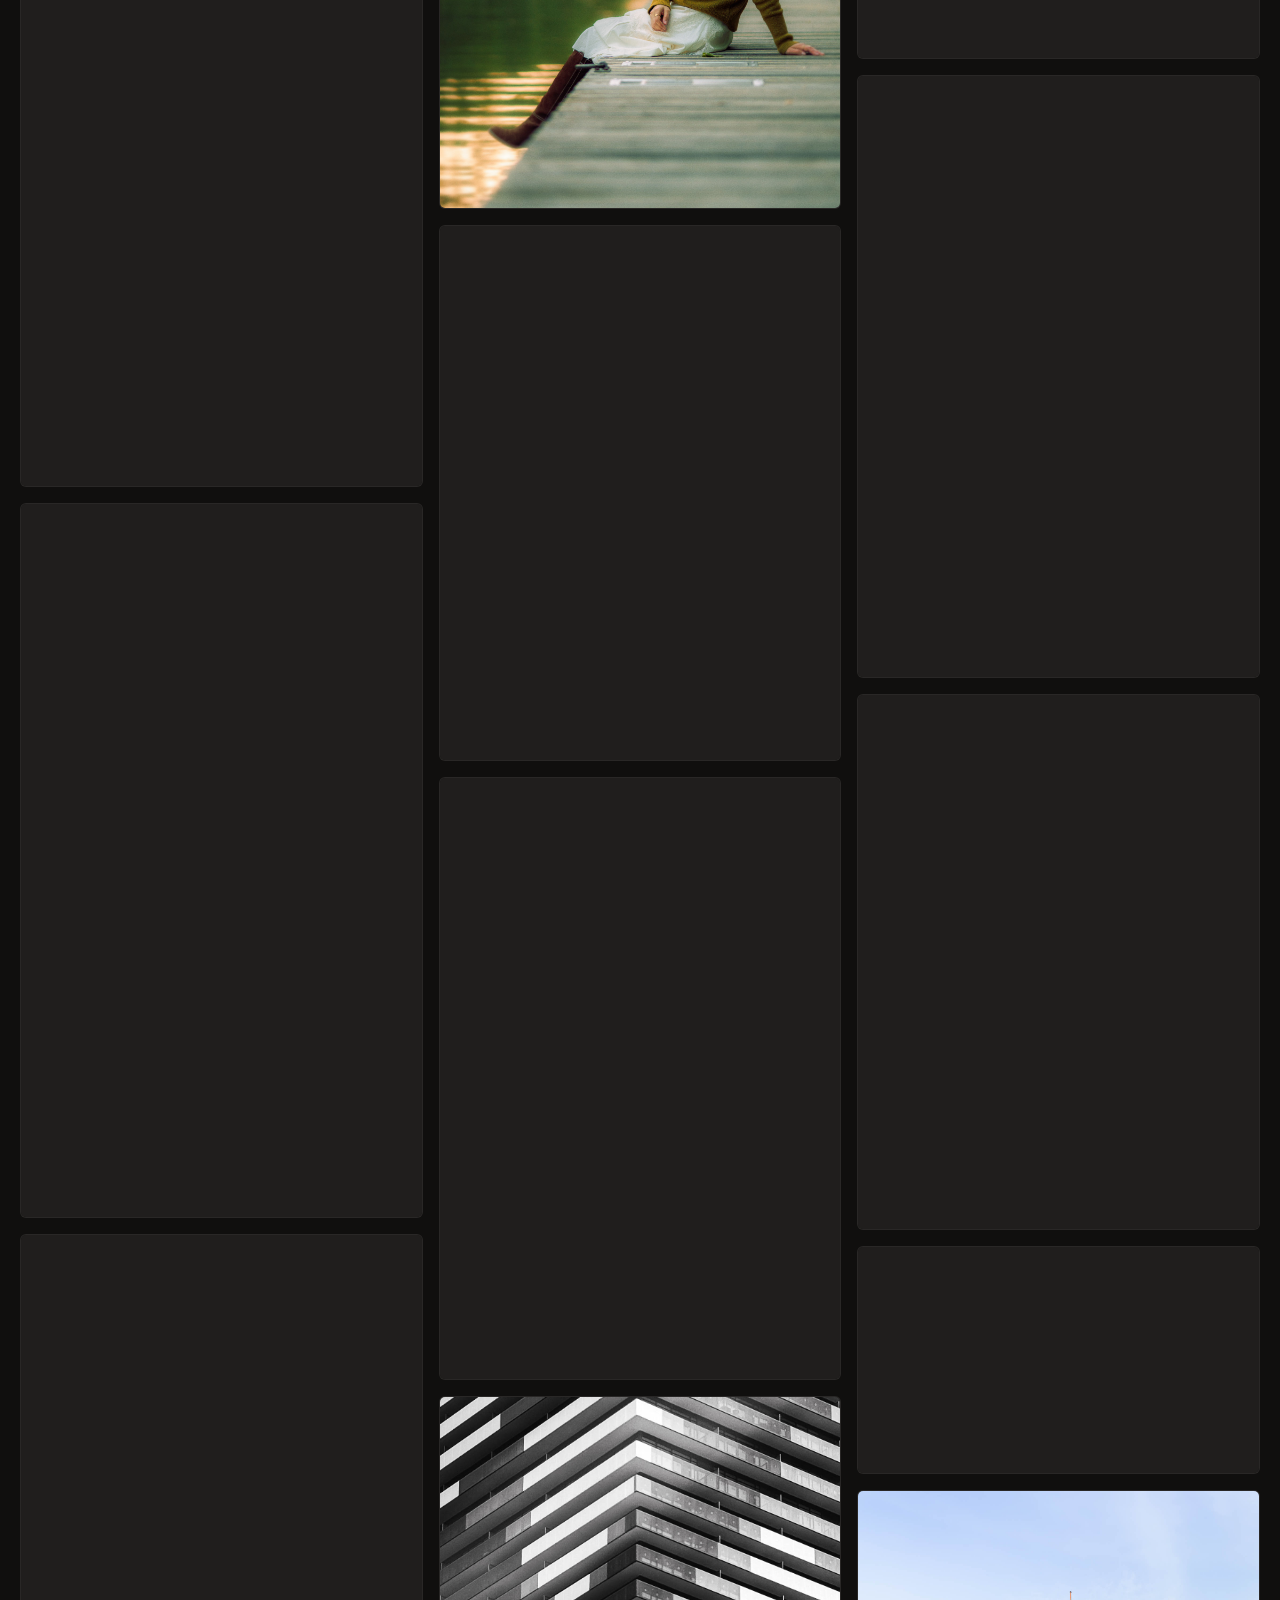
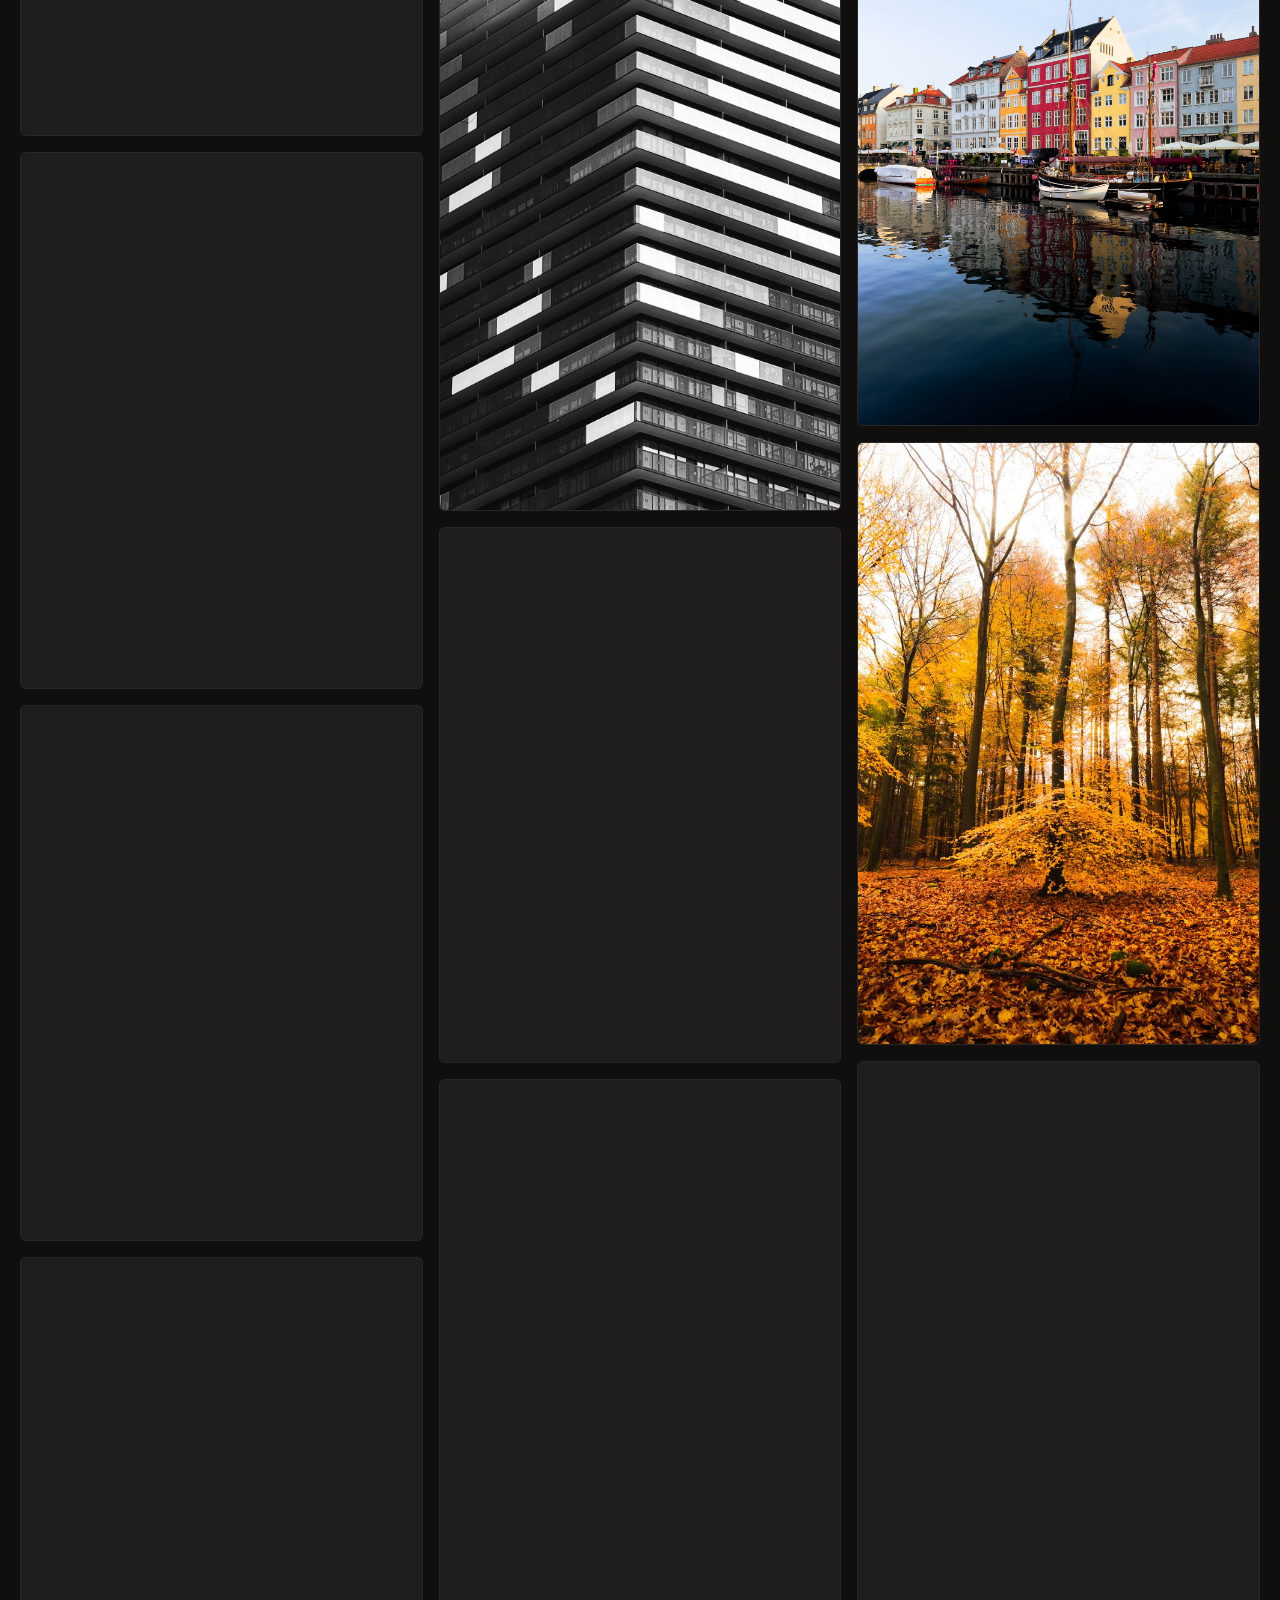
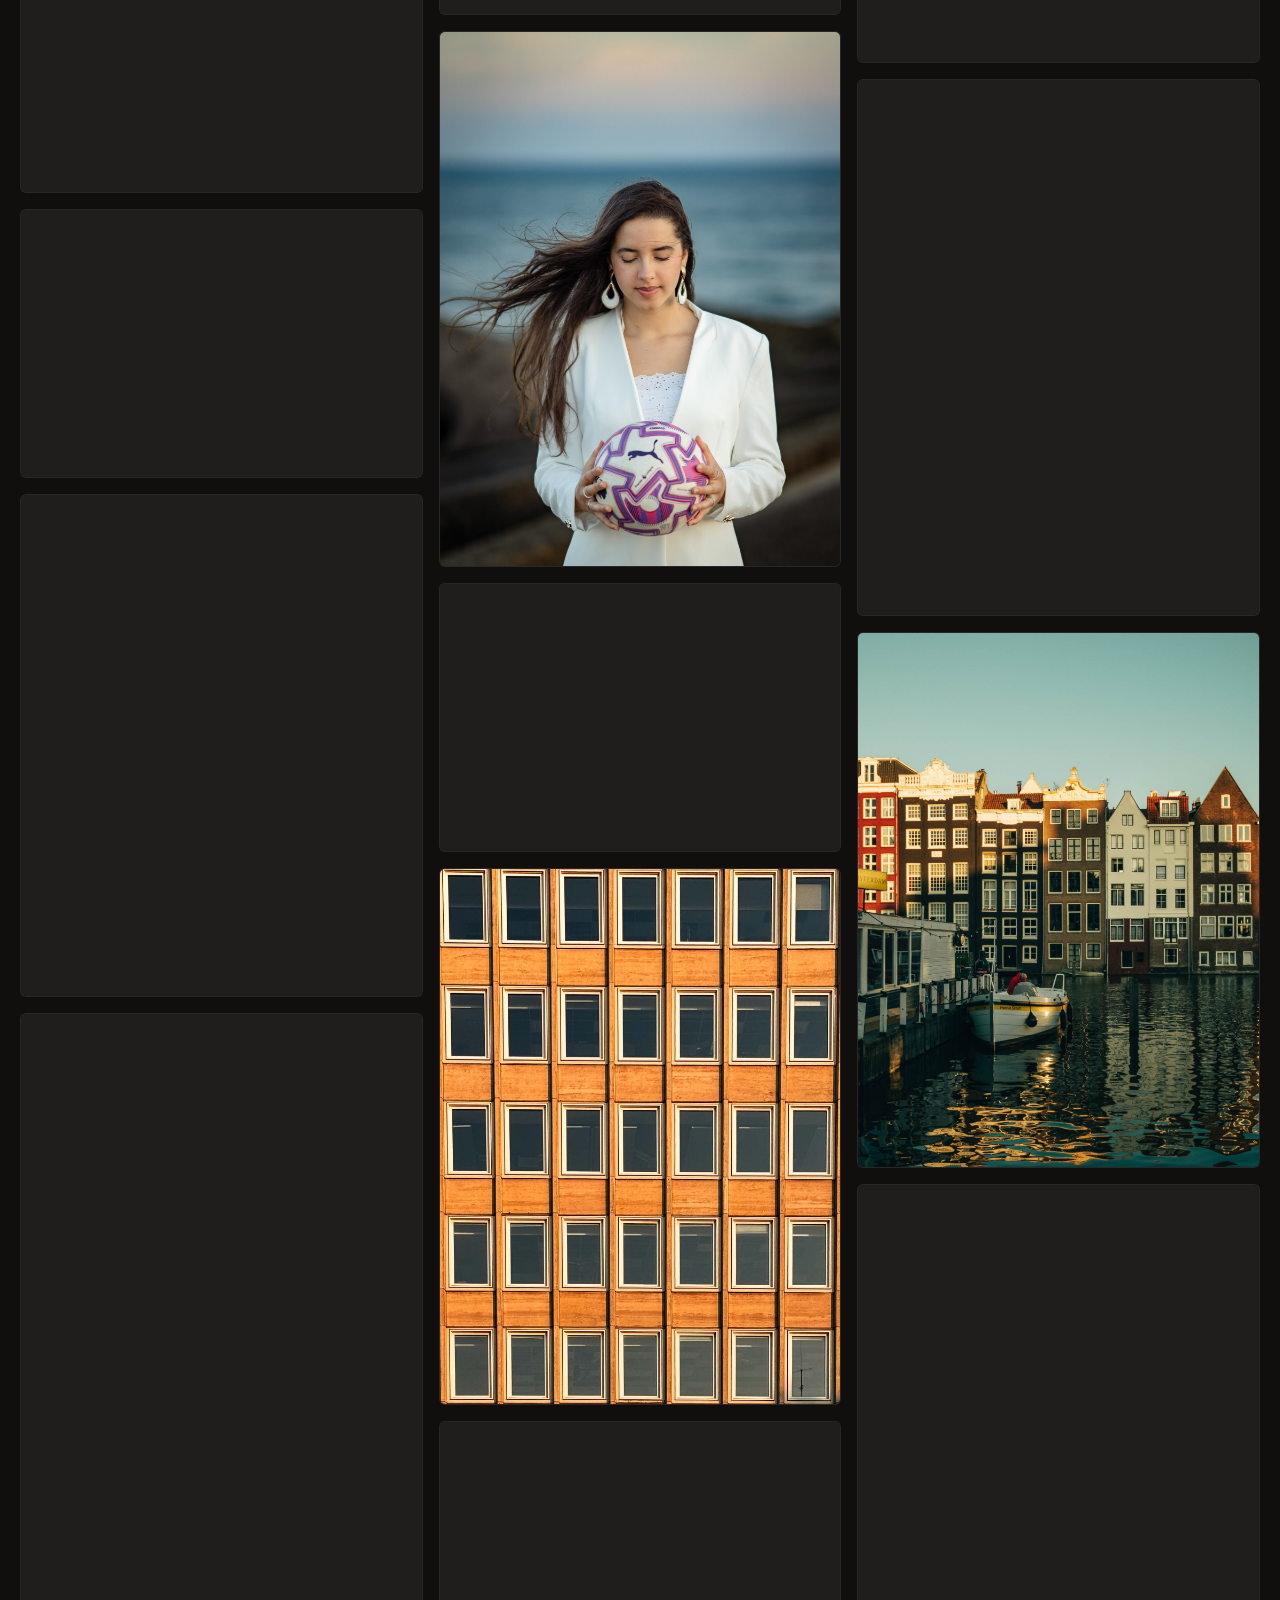
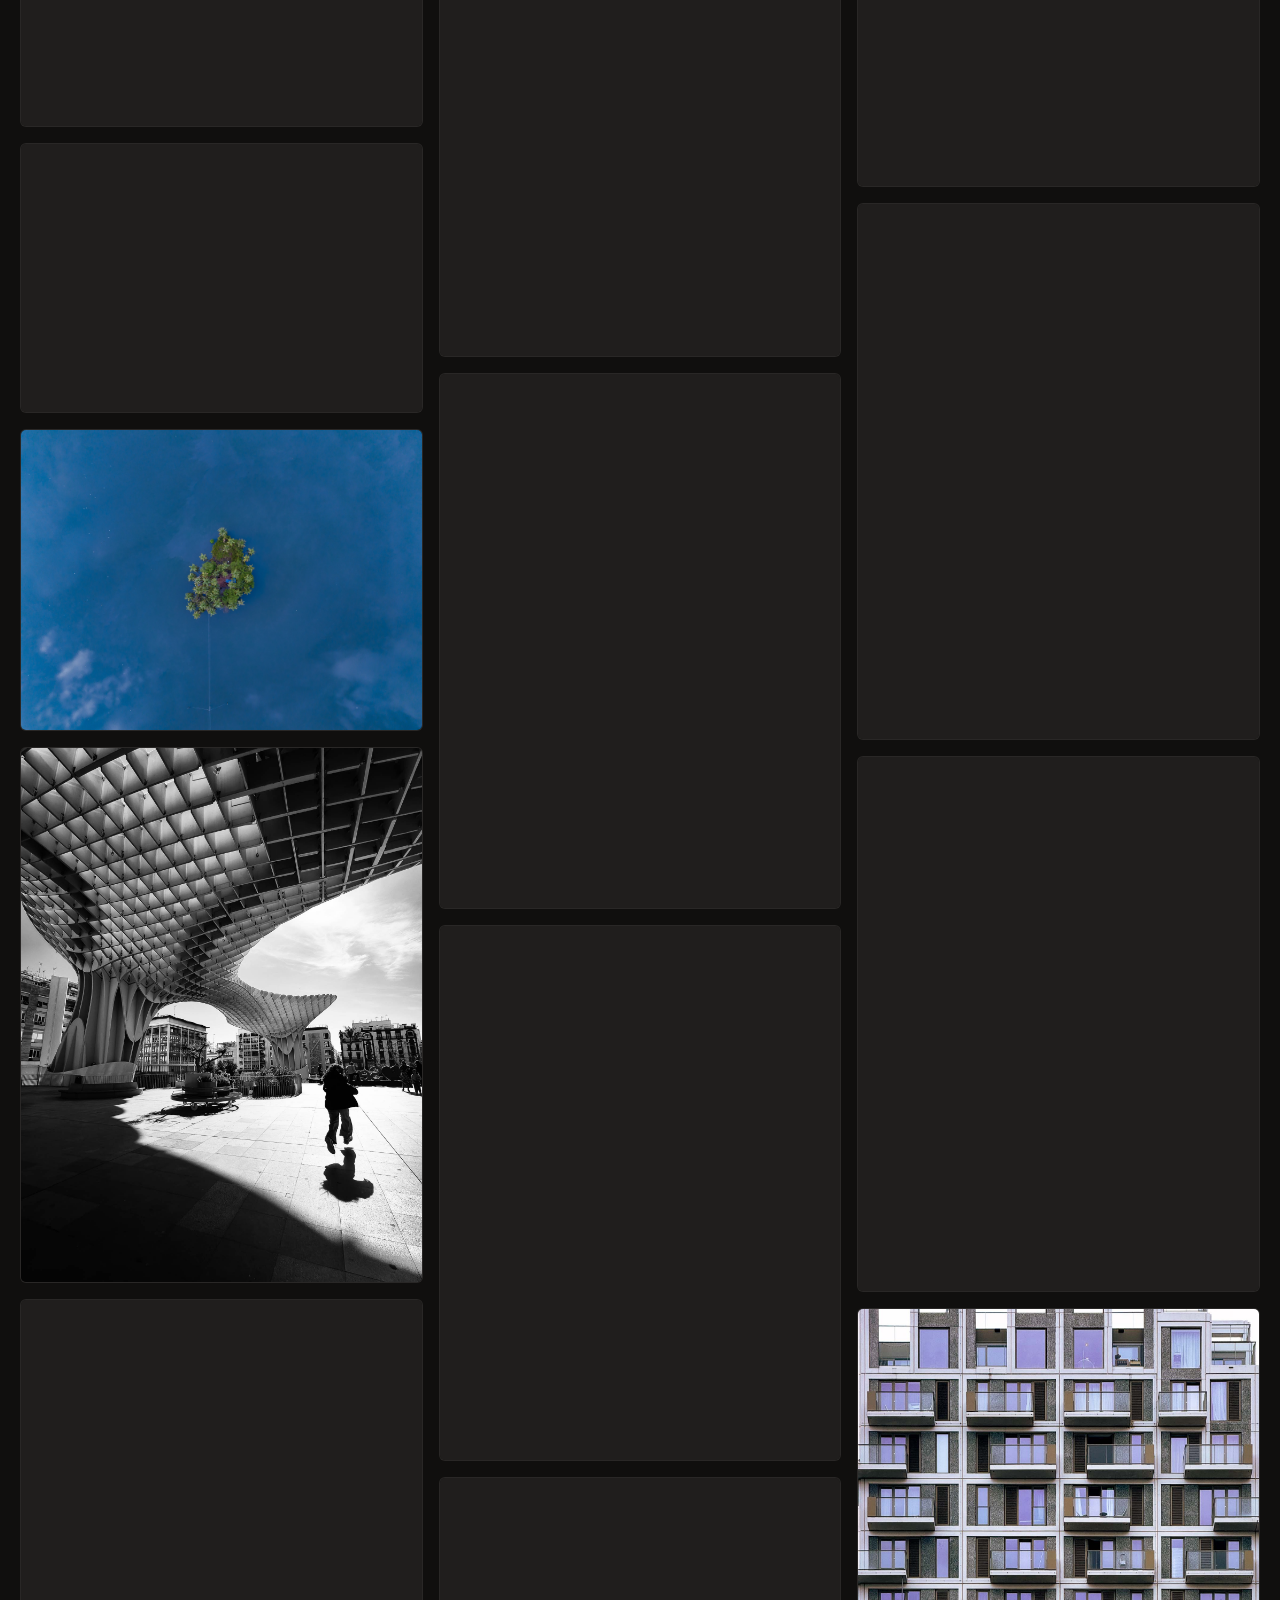
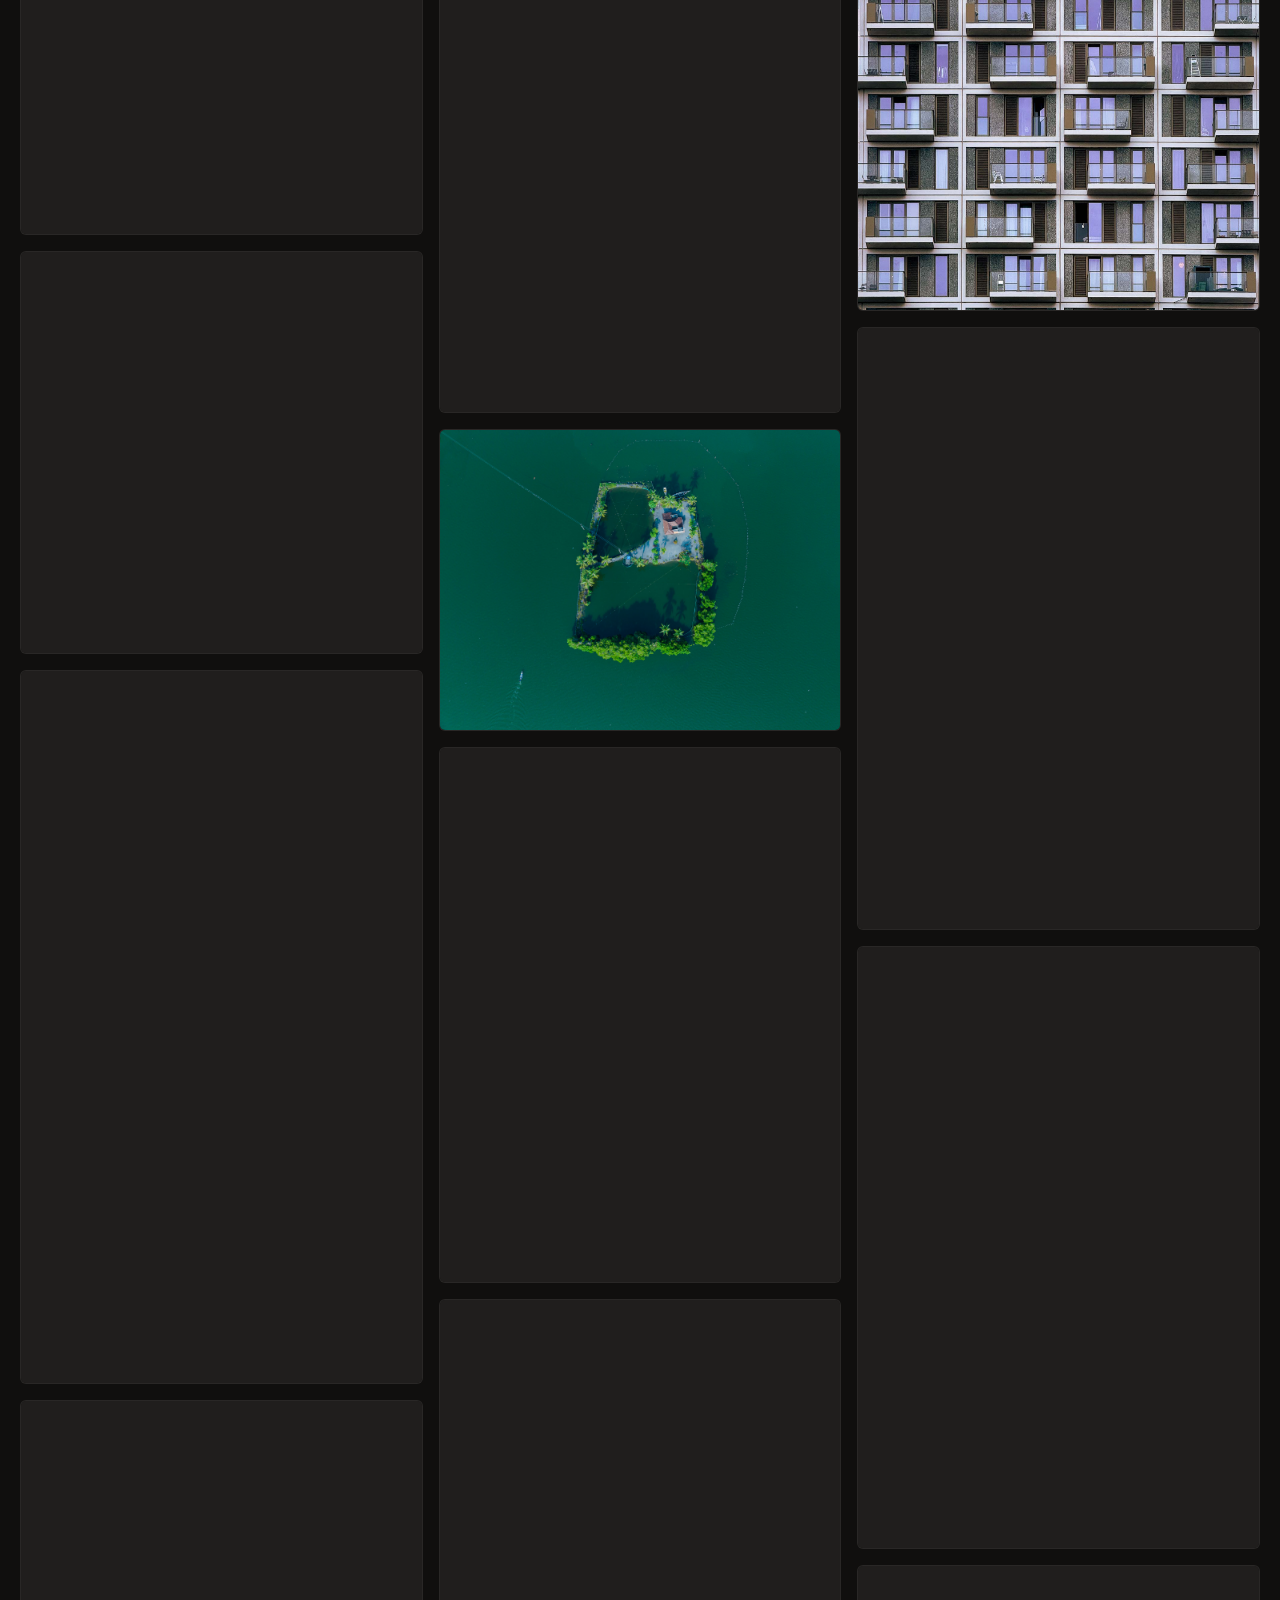
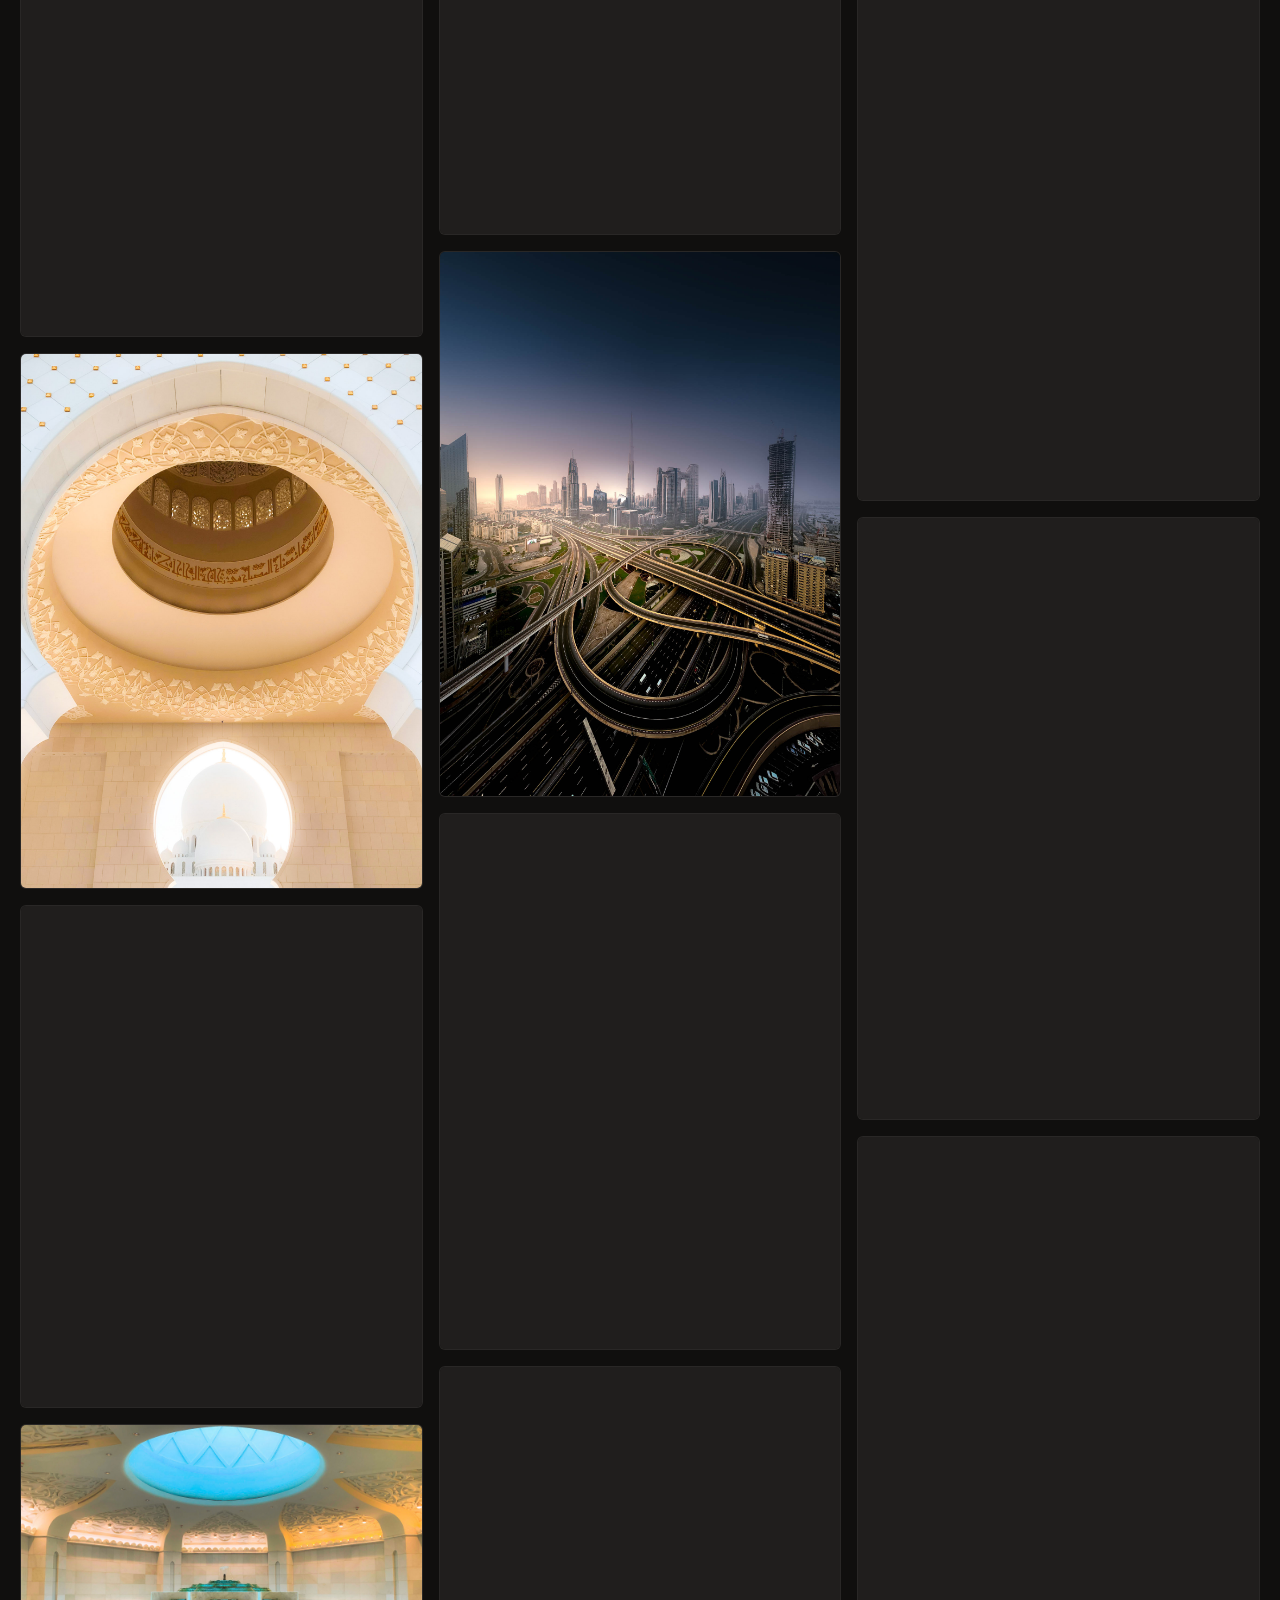
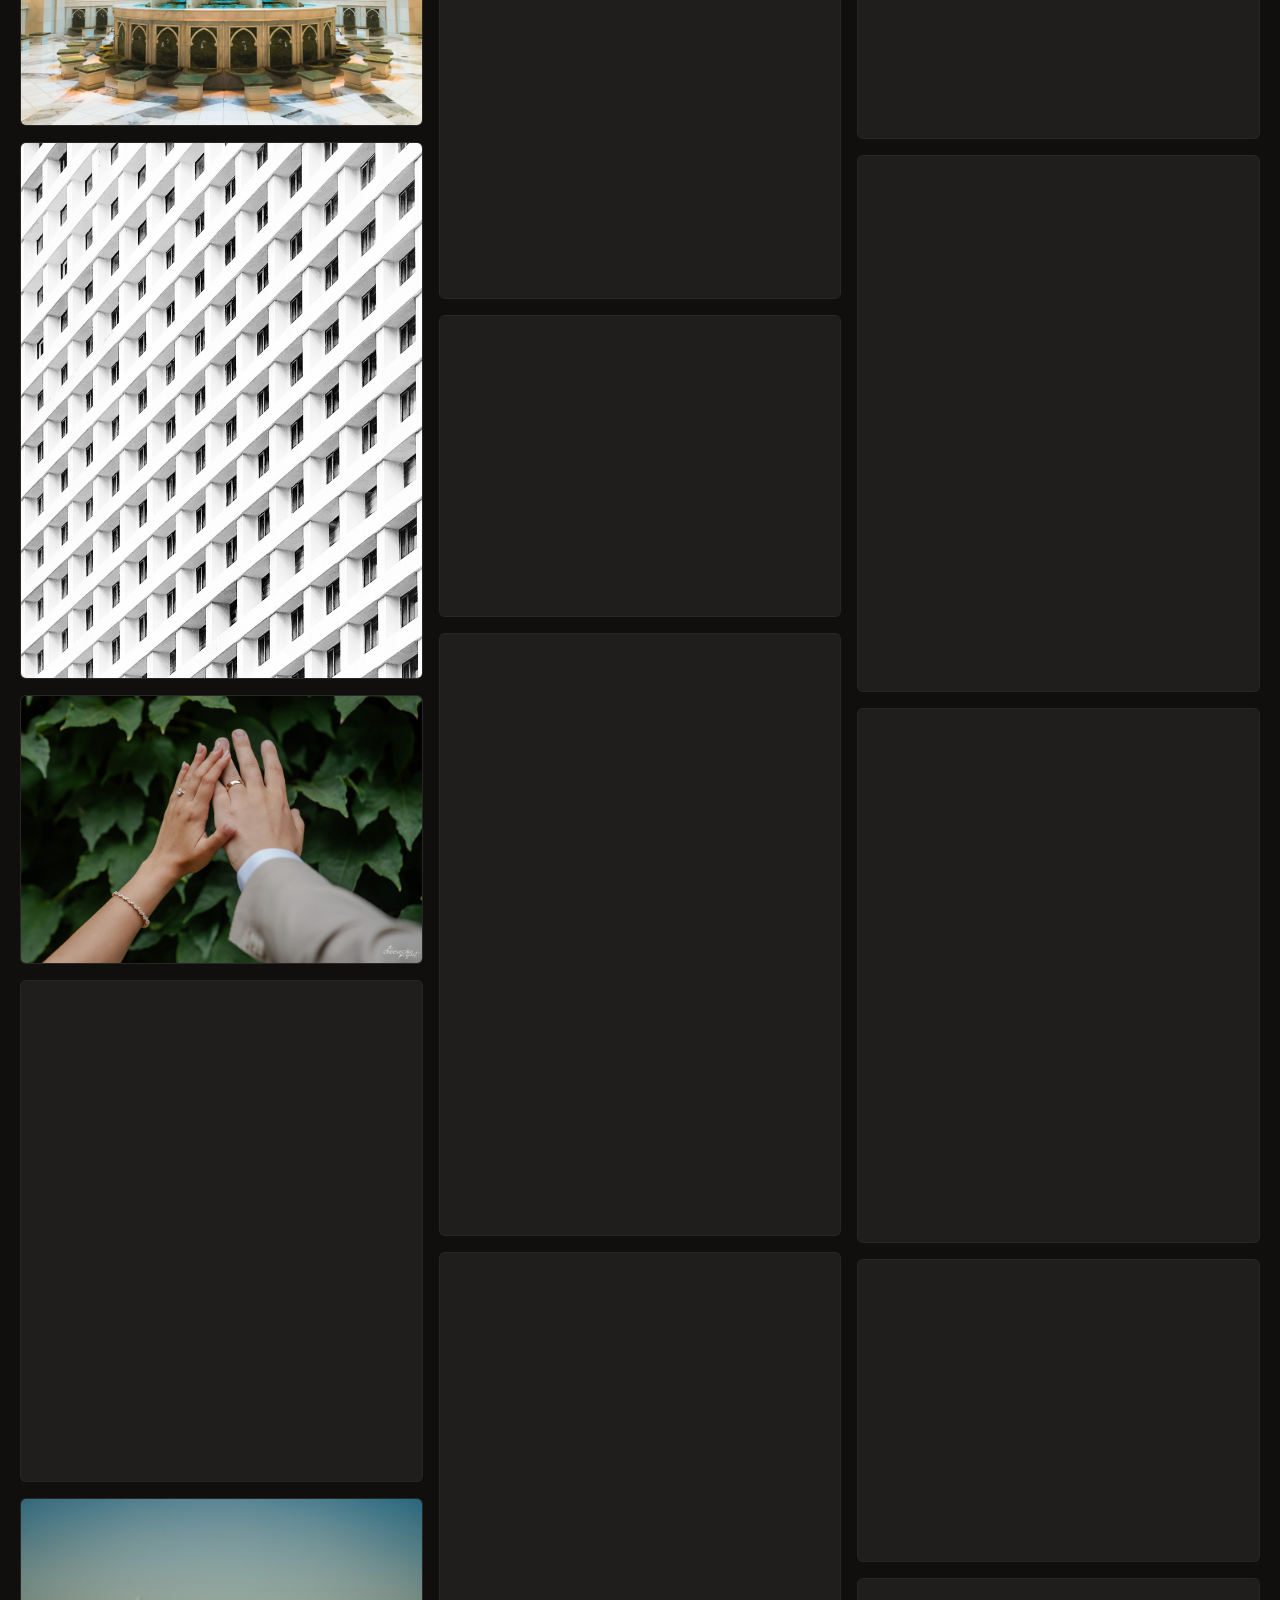
<file: portfolio.html>
<!doctype html>
<html lang="en" data-theme="dark">
<head>
  <meta charset="utf-8">
  <meta name="viewport" content="width=device-width, initial-scale=1">

  <!-- ============================================================
       SEO & OPEN GRAPH (Edit site title & descriptions here)
       ============================================================ -->
  <title>Portfolio · Anand Deyanandan</title>
  <meta name="description" content="Full portfolio of Anand Deyanandan: browse photography by category.">
  <meta name="author" content="Anand Deyanandan">
  <link rel="canonical" href="https://bombaymalayali.com/portfolio">

  <!-- Open Graph / Social Sharing -->
  <meta property="og:type" content="website">
  <meta property="og:url" content="https://bombaymalayali.com/portfolio">
  <meta property="og:title" content="Anand Deyanandan · Photographer">
  <meta property="og:description" content="Travel and aerial photographer. Portfolio of Anand Deyanandan (Bombay Malayali).">
  <meta property="og:image" content="https://bombaymalayali.com/images/hero.jpg">

  <!-- Twitter Card -->
  <meta name="twitter:card" content="summary_large_image">
  <meta name="twitter:title" content="Anand Deyanandan · Photographer">
  <meta name="twitter:description" content="Travel and aerial photographer. Portfolio of Anand Deyanandan (Bombay Malayali).">
  <meta name="twitter:image" content="https://bombaymalayali.com/images/hero.jpg">

  <meta name="theme-color" content="#100f0e">

  <!-- Google Fonts: Instrument Serif (Editorial Display) + Plus Jakarta Sans (Clean Modern Sans) -->
  <link rel="preconnect" href="https://fonts.googleapis.com">
  <link rel="preconnect" href="https://fonts.gstatic.com" crossorigin>
  <link href="https://fonts.googleapis.com/css2?family=Instrument+Serif:ital@0;1&family=Plus+Jakarta+Sans:wght@300;400;500;600;700&display=swap" rel="stylesheet">
  <link rel="stylesheet" href="styles.css">
</head>

<body class="page-portfolio" id="top">

  <header class="nav">
    <div class="wrap nav-inner">
      <a class="brand" href="index.html" aria-label="Anand Deyanandan - Return to top">
        <span class="brand-title serif">Anand Deyanandan</span>
        <span class="brand-subtitle">Photographer</span>
      </a>

      <nav aria-label="Main Navigation">
        <ul class="nav-links">
          <li><a href="index.html">Home</a></li>
          <li><a href="portfolio.html" aria-current="page">Portfolio</a></li>
          <li><a href="index.html#about">About</a></li>
          <li><a href="index.html#contact">Contact</a></li>
        </ul>
      </nav>

      <div class="nav-actions">
        <!-- Theme toggle: switches between dark & light modes -->
        <button class="theme-btn" id="themeBtn" type="button" aria-label="Toggle light and dark theme" title="Toggle theme">
          <svg class="icon-moon" viewBox="0 0 24 24" fill="none" stroke="currentColor" stroke-width="1.8" stroke-linecap="round" stroke-linejoin="round" aria-hidden="true">
            <path d="M21 12.8A8.5 8.5 0 1 1 11.2 3a6.6 6.6 0 0 0 9.8 9.8z"/>
          </svg>
          <svg class="icon-sun" viewBox="0 0 24 24" fill="none" stroke="currentColor" stroke-width="1.8" stroke-linecap="round" stroke-linejoin="round" aria-hidden="true">
            <circle cx="12" cy="12" r="4"/>
            <path d="M12 2v2M12 20v2M4.9 4.9l1.4 1.4M17.7 17.7l1.4 1.4M2 12h2M20 12h2M4.9 19.1l1.4-1.4M17.7 6.3l1.4-1.4"/>
          </svg>
        </button>
      </div>
    </div>
  </header>

  <main id="mainContent">
    <section class="section portfolio-section" aria-label="Portfolio Gallery">
      <div class="wrap">
        <div class="section-header">
          <div class="section-title-row">
            <h1 class="section-title serif">Portfolio</h1>
            <p class="section-subtitle">Browse by category, or view everything together.</p>
          </div>
        </div>
      </div>
    </section>

    <section class="portfolio-gallery" aria-label="Photographs">
      <!-- Sticky category filter bar -->
      <div class="filter-wrapper">
        <div class="wrap">
          <div class="filters" id="filters" role="group" aria-label="Filter portfolio by genre"></div>
        </div>
      </div>

      <div class="wrap">
        <div class="grid" id="grid" aria-live="polite"></div>
      </div>
    </section>
  </main>

  <footer class="footer">
    <div class="wrap footer-inner">
      <div>
        &copy; <span id="year">2026</span> Anand Deyanandan · All rights reserved.
      </div>
      <div>
        <a class="back-to-top" href="#top">
          <span>Back to top</span>
          <svg width="14" height="14" viewBox="0 0 24 24" fill="none" stroke="currentColor" stroke-width="2" stroke-linecap="round" stroke-linejoin="round" aria-hidden="true">
            <line x1="12" y1="19" x2="12" y2="5"/>
            <polyline points="5 12 12 5 19 12"/>
          </svg>
        </a>
      </div>
    </div>
  </footer>

  <script src="photos.js"></script>
  <script src="common.js"></script>
  <script>
    const grid = $("grid");
    const filtersEl = $("filters");
    let currentFilter = "all";

    // Read the category from the link, e.g. portfolio.html#travel
    function filterFromHash() {
      const key = decodeURIComponent(location.hash.replace(/^#/, ""));
      const known = GENRES.some(g => g[0] === key);
      return known && (key === "all" || getGenreCount(key) > 0) ? key : "all";
    }

    function initFilters() {
      filtersEl.innerHTML = "";
      GENRES.forEach(([key, name]) => {
        const count = getGenreCount(key);
        if (key !== "all" && count === 0) return;   // hide empty or hidden categories
        const btn = document.createElement("button");
        btn.type = "button";
        btn.className = "filter-btn";
        btn.dataset.filter = key;
        btn.setAttribute("aria-pressed", key === currentFilter ? "true" : "false");
        btn.innerHTML = `<span>${esc(name)}</span><span class="filter-count">(${count})</span>`;
        btn.addEventListener("click", () => setFilter(key));
        filtersEl.appendChild(btn);
      });
    }

    function setFilter(key, skipHash) {
      currentFilter = key;
      filtersEl.querySelectorAll(".filter-btn").forEach(btn => {
        btn.setAttribute("aria-pressed", String(btn.dataset.filter === key));
      });
      if (!skipHash) {
        try {
          history.replaceState(null, "", key === "all" ? location.pathname + location.search : "#" + key);
        } catch (e) {}
      }
      renderGallery();
    }

    // Shuffle the photos once per visit, so every category looks mixed.
    // The order then holds while the visitor switches between filters.
    function shuffled(list) {
      const a = list.slice();
      for (let i = a.length - 1; i > 0; i--) {
        const j = Math.floor(Math.random() * (i + 1));
        [a[i], a[j]] = [a[j], a[i]];
      }
      return a;
    }
    const galleryOrder = shuffled(visiblePhotos());

    function renderGallery() {
      const items = galleryOrder.filter(p => currentFilter === "all" || p.cat === currentFilter);
      renderTiles(grid, items);
    }

    currentFilter = filterFromHash();
    initFilters();
    renderGallery();
    window.addEventListener("hashchange", () => setFilter(filterFromHash(), true));
  </script>
</body>
</html>
</file>
<file: styles.css>
/* Hallmark · checked: 2026-10-31 · genre: editorial (inferred)
 * floor: 0 open · fixed: 18 (7a, 10a, 11, 18, 26b, 29, 34, 38iii, 39b, 40, 44d, 48, 49b, 54, 63, 67, 75, F1, F24) · structural: 4 printed (42, 44c, 58, 79)
 * dismissed: 62 (portfolio tiles: the hidden text is the hover caption repeating each photo's label, not content) · 39b (photo tiles are buttons, not sized controls) · 83 (a portfolio page is the photographs)
 * answered: 19 (copyright line kept, owner's words)
 * built: the project · redesign: polish · v2.0.0 */

/* ============================================================
   DESIGN SYSTEM & COLOR PALETTE
   ============================================================ */
:root {
  --font-sans: "Plus Jakarta Sans", system-ui, -apple-system, sans-serif;
  --font-serif: "Instrument Serif", Georgia, serif;
  --font-mono: ui-monospace, SFMono-Regular, Menlo, monospace;

  /* Text and scrims laid over photographs (same in both themes) */
  --on-photo: #f6f3ee;
  --on-photo-muted: rgba(246, 243, 238, 0.8);
  --scrim-strong: rgba(16, 15, 14, 0.85);
  --scrim-weak: rgba(16, 15, 14, 0.18);
  --badge-bg: rgba(16, 15, 14, 0.6);
  --badge-edge: rgba(246, 243, 238, 0.35);
  --shadow-lift: rgba(0, 0, 0, 0.25);
  --shadow-deep: rgba(0, 0, 0, 0.7);

  /* Full-screen viewer (always dark) */
  --lb-backdrop: rgba(10, 9, 8, 0.95);
  --lb-card-1: #201e1d;
  --lb-card-2: #100f0e;
  --lb-muted: #94918b;
  --lb-edge: rgba(246, 243, 238, 0.14);
  --lb-edge-hover: rgba(246, 243, 238, 0.4);
  --lb-ctrl: rgba(246, 243, 238, 0.08);
  --lb-ctrl-hover: rgba(246, 243, 238, 0.2);
}

:root,
:root[data-theme="dark"] {
  /* Near-neutral darkroom black: red >= blue, so photos keep their true colour */
  --bg: #100f0e;
  --surface: #171615;
  --surface-raised: #201e1d;
  --surface-subtle: #2a2826;
  --text: #f4f2ee;
  --text-muted: #94918b;     /* neutral stone grey */
  --text-faint: #86837d;
  --line: rgba(244, 242, 238, 0.08);
  --line-hover: rgba(244, 242, 238, 0.2);
  --line-strong: rgba(244, 242, 238, 0.35);
  --accent: #c7a77b;         /* muted bronze */
  --accent-dim: rgba(199, 167, 123, 0.12);
  --overlay-shadow: rgba(0, 0, 0, 0.85);
  --ph-tone-1: #201e1d;
  --ph-tone-2: #171615;
  --hero-shade-mid: rgba(16, 15, 14, 0.4);
  --hero-shade-top: rgba(16, 15, 14, 0.7);
  --hero-shade-mid-video: rgba(16, 15, 14, 0.15);   /* lighter shade while the night video plays */
  --hero-shade-top-video: rgba(16, 15, 14, 0.3);
  /* Hero background image slot. Replace 'none' with url("images/hero.jpg") */
  --hero-image: none;
}

:root[data-theme="light"] {
  /* Unbleached archival paper */
  --bg: #f4f1ea;
  --surface: #eae6dc;
  --surface-raised: #dfdbcf;
  --surface-subtle: #d3cfc2;
  --text: #171614;
  --text-muted: #615d57;
  --text-faint: #6b675f;
  --line: rgba(23, 22, 20, 0.08);
  --line-hover: rgba(23, 22, 20, 0.2);
  --line-strong: rgba(23, 22, 20, 0.35);
  --accent: #845626;         /* umber, dark enough to read on paper */
  --accent-dim: rgba(132, 86, 38, 0.12);
  --overlay-shadow: rgba(0, 0, 0, 0.35);
  --ph-tone-1: #e2ded4;
  --ph-tone-2: #d6d2c6;
  --hero-shade-mid: rgba(244, 241, 234, 0.3);
  --hero-shade-top: rgba(244, 241, 234, 0.6);
  --hero-image: none;
}

/* Reset & Base */
*, *::before, *::after {
  box-sizing: border-box;
  margin: 0;
  padding: 0;
}

html {
  scroll-behavior: smooth;
  scroll-padding-top: 5rem;
  font-size: 16px;
  -webkit-tap-highlight-color: transparent;
  overflow-x: clip;
}

body {
  background-color: var(--bg);
  color: var(--text);
  font-family: var(--font-sans);
  font-size: 1rem;
  line-height: 1.65;
  font-weight: 400;
  -webkit-font-smoothing: antialiased;
  -moz-osx-font-smoothing: grayscale;
  overflow-x: clip;
  transition: background-color 0.3s ease, color 0.3s ease;
}

a {
  color: inherit;
  text-decoration: none;
}

button {
  font: inherit;
  color: inherit;
  border: none;
  background: none;
  cursor: pointer;
}

img, video {
  display: block;
  max-width: 100%;
}

:focus-visible {
  outline: 2px solid var(--accent);
  outline-offset: 3px;
}

.wrap {
  width: min(100% - 2.5rem, 1360px);
  margin-inline: auto;
}

.serif {
  font-family: var(--font-serif);
  font-weight: 400;
  font-style: normal;
}

.italic {
  font-style: italic;
}

/* ============================================================
   NAVIGATION
   ============================================================ */
.nav {
  position: fixed;
  inset: 0 0 auto 0;
  z-index: 100;
  height: 4.5rem;
  display: flex;
  align-items: center;
  background: color-mix(in srgb, var(--bg) 80%, transparent);
  backdrop-filter: blur(14px);
  -webkit-backdrop-filter: blur(14px);
  border-bottom: 1px solid var(--line);
  transition: background 0.3s ease, border-color 0.3s ease;
}

.nav-inner {
  display: flex;
  align-items: center;
  justify-content: space-between;
  gap: 1rem;
}

.brand {
  display: flex;
  flex-direction: column;
  gap: 0.1rem;
}

.brand-title {
  font-size: 1.35rem;
  letter-spacing: -0.01em;
  line-height: 1.1;
  color: var(--text);
}

.brand-subtitle {
  font-size: 0.78rem;
  color: var(--text-muted);
  font-weight: 500;
}

.nav-links {
  display: flex;
  align-items: center;
  gap: 2rem;
  list-style: none;
}

.nav-links a {
  font-size: 0.94rem;
  font-weight: 500;
  color: var(--text-muted);
  transition: color 0.2s ease;
  position: relative;
  padding-block: 0.25rem;
}

.nav-links a::after {
  content: "";
  position: absolute;
  bottom: 0;
  left: 0;
  width: 100%;
  height: 1px;
  background: var(--accent);
  transform: scaleX(0);
  transform-origin: left;
  transition: transform 0.25s ease;
}

.nav-links a:hover {
  color: var(--text);
}

.nav-links a:hover::after,
.nav-links a:focus-visible::after {
  transform: scaleX(1);
}

.nav-actions {
  display: flex;
  align-items: center;
  gap: 1rem;
}

.theme-btn {
  width: 2.5rem;
  height: 2.5rem;
  border-radius: 50%;
  border: 1px solid var(--line);
  background: var(--surface);
  display: grid;
  place-items: center;
  color: var(--text-muted);
  transition: border-color 0.2s ease, color 0.2s ease, transform 0.2s ease;
}

.theme-btn:hover {
  border-color: var(--line-strong);
  color: var(--text);
  transform: rotate(15deg);
}

.theme-btn svg {
  width: 1.1rem;
  height: 1.1rem;
}

:root[data-theme="dark"] .icon-sun { display: none; }
:root[data-theme="light"] .icon-moon { display: none; }

/* Mobile Nav Bar */
@media (max-width: 720px) {
  .nav {
    height: 4rem;
  }
  .brand-title {
    font-size: 1.15rem;
  }
  .brand-subtitle {
    display: none;
  }
  .nav-links {
    gap: 1.1rem;
  }
  .nav-links a {
    font-size: 0.85rem;
  }
  .theme-btn {
    width: 2.15rem;
    height: 2.15rem;
  }
  .filter-wrapper {
    top: 4rem;
  }
}

@media (max-width: 560px) {
  .brand {
    display: none;
  }
  .nav-inner {
    justify-content: space-between;
  }
  nav[aria-label="Main Navigation"] {
    flex: 1;
  }
  .nav-links {
    justify-content: space-between;
  }
}

@media (max-width: 480px) {
  .nav-links li:first-child {
    display: none;
  }
  .nav-links {
    gap: 0.85rem;
  }
}

/* ============================================================
   HERO SECTION
   ============================================================ */
.hero {
  position: relative;
  min-height: 100svh;
  display: flex;
  flex-direction: column;
  justify-content: flex-end;
  padding: 7rem 0 4rem;
  overflow: hidden;
  /* Bottom layer: the photo, shown at once (and kept if the video never plays) */
  background: var(--hero-image) center/cover no-repeat, var(--bg);
}

/* Next layer: the video, faded in once it is really playing */
.hero-video {
  position: absolute;
  inset: 0;
  z-index: 0;
  width: 100%;
  height: 100%;
  object-fit: cover;
  opacity: 0;
  transition: opacity 1.2s ease;
  pointer-events: none;
  filter: brightness(1.3);   /* lifts the night footage; the shade above keeps the text readable */
}

.hero-video.is-playing {
  opacity: 1;
}

/* Registered so the shade can fade at the same pace as the video */
@property --hero-shade-mid {
  syntax: "<color>";
  inherits: true;
  initial-value: transparent;
}

@property --hero-shade-top {
  syntax: "<color>";
  inherits: true;
  initial-value: transparent;
}

.hero {
  transition: --hero-shade-mid 1.2s ease, --hero-shade-top 1.2s ease;
}

.hero::before {
  transition: opacity 1.2s ease;
}

/* The night footage is darker than the photo, so while it plays the shade eases off
   (dark theme). The photo keeps the stronger shade, which its snow needs. */
:root[data-theme="dark"] .hero:has(.hero-video.is-playing) {
  --hero-shade-mid: var(--hero-shade-mid-video);
  --hero-shade-top: var(--hero-shade-top-video);
}

:root[data-theme="dark"] .hero:has(.hero-video.is-playing)::before {
  opacity: 0.45;
}

/* Above the photo and video: the shade that keeps the name readable (both themes) */
.hero::after {
  content: "";
  position: absolute;
  inset: 0;
  z-index: 1;
  background: linear-gradient(to top, var(--bg) 0%, var(--hero-shade-mid) 45%, var(--hero-shade-top) 100%);
  pointer-events: none;
}

/* Ambient filmic texture overlay */
.hero::before {
  content: "";
  position: absolute;
  inset: 0;
  z-index: 1;
  background: radial-gradient(circle at 50% 50%, transparent 50%, var(--bg) 110%);
  pointer-events: none;
  opacity: 0.8;
}

.hero-content {
  position: relative;
  z-index: 2;
}

.hero-title {
  font-size: clamp(3.2rem, 11.5vw, 9.8rem);
  line-height: 0.88;
  letter-spacing: -0.025em;
  color: var(--text);
  margin-bottom: 2rem;
  animation: riseIn 1.1s cubic-bezier(0.16, 1, 0.3, 1) both;
}

.hero-title span {
  display: block;
}

.hero-title .hero-last {
  padding-left: clamp(0.5rem, 5vw, 4.5rem);
}

.hero-bottom-row {
  display: flex;
  flex-wrap: wrap;
  align-items: flex-end;
  justify-content: space-between;
  gap: 2rem;
  padding-top: 1.5rem;
  border-top: 1px solid var(--line);
  animation: fadeIn 1.2s ease-out 0.2s both;
}

.hero-meta {
  max-width: 38ch;
}

.hero-tagline {
  font-size: 1.05rem;
  color: var(--text-muted);
  line-height: 1.5;
  margin-bottom: 0.5rem;
}

.hero-quick-filters {
  display: flex;
  flex-wrap: wrap;
  align-items: center;
  gap: 0.5rem 1.25rem;
  list-style: none;
}

.hero-quick-filters .label {
  font-size: 0.88rem;
  color: var(--text-muted);
  margin-right: -0.5rem;
}

.hero-quick-filters a {
  font-size: 0.88rem;
  color: var(--text-muted);
  padding-bottom: 0.15rem;
  border-bottom: 1px solid transparent;
  transition: color 0.2s ease, border-color 0.2s ease;
}

.hero-quick-filters a:hover {
  color: var(--accent);
  border-color: var(--accent);
}

/* Subtle scroll indicator */
.scroll-cue {
  display: inline-flex;
  align-items: center;
  gap: 0.65rem;
  font-size: 0.88rem;
  color: var(--text-muted);
  transition: color 0.2s ease, transform 0.2s ease;
}

.scroll-cue:hover {
  color: var(--text);
  transform: translateY(2px);
}

.scroll-line {
  width: 24px;
  height: 1px;
  background: var(--line-strong);
  position: relative;
  overflow: hidden;
}

.scroll-line::after {
  content: "";
  position: absolute;
  inset: 0;
  background: var(--accent);
  transform: translateX(-100%);
  animation: pulseScroll 2s infinite cubic-bezier(0.65, 0, 0.35, 1);
}

/* Hero video pause/play, beside the scroll cue */
.hero-controls {
  display: flex;
  align-items: center;
  gap: 1.25rem;
}

.hero-video-toggle {
  width: 2.75rem;
  height: 2.75rem;
  border-radius: 50%;
  border: 1px solid var(--line-strong);
  background: color-mix(in srgb, var(--bg) 55%, transparent);
  display: grid;
  place-items: center;
  color: var(--text-muted);
  transition: color 0.2s ease, border-color 0.2s ease;
}

.hero-video-toggle:hover {
  color: var(--text);
  border-color: var(--text-muted);
}

.hero-video-toggle:active {
  opacity: 0.8;
}

.hero-video-toggle svg {
  width: 1rem;
  height: 1rem;
}

.hero-video-toggle .icon-play,
.hero-video-toggle.is-paused .icon-pause {
  display: none;
}

.hero-video-toggle.is-paused .icon-play {
  display: block;
}

.scroll-cue:hover .scroll-line::after,
.scroll-cue:focus-visible .scroll-line::after {
  animation-play-state: paused;
}

@keyframes pulseScroll {
  0% { transform: translateX(-100%); }
  50% { transform: translateX(0%); }
  100% { transform: translateX(100%); }
}

@keyframes riseIn {
  from { opacity: 0; transform: translateY(2.5rem); }
  to { opacity: 1; transform: translateY(0); }
}

@keyframes fadeIn {
  from { opacity: 0; }
  to { opacity: 1; }
}

/* ============================================================
   PORTFOLIO SECTION
   ============================================================ */
.section {
  padding: 6.5rem 0;
  position: relative;
}

.section-header {
  display: flex;
  flex-direction: column;
  gap: 0.75rem;
  margin-bottom: 2.75rem;
}

.section-title-row {
  display: flex;
  flex-wrap: wrap;
  align-items: baseline;
  justify-content: space-between;
  gap: 1rem 2rem;
}

.section-title {
  font-size: clamp(2.4rem, 6vw, 4.2rem);
  line-height: 1;
  letter-spacing: -0.02em;
  color: var(--text);
}

.section-subtitle {
  font-size: 0.95rem;
  color: var(--text-muted);
  max-width: 44ch;
}

/* Sticky Category Filter Bar */
.filter-wrapper {
  position: sticky;
  top: 4.5rem;
  z-index: 30;
  background: color-mix(in srgb, var(--bg) 92%, transparent);
  backdrop-filter: blur(12px);
  -webkit-backdrop-filter: blur(12px);
  padding: 0.85rem 0 1.25rem;
  margin-bottom: 2rem;
  border-bottom: 1px solid var(--line);
}

.filters {
  display: flex;
  align-items: center;
  gap: 0.5rem;
  overflow-x: auto;
  padding-bottom: 0.25rem;
  scrollbar-width: none;
  -ms-overflow-style: none;
}

.filters::-webkit-scrollbar {
  display: none;
}

.filter-btn {
  display: inline-flex;
  align-items: center;
  gap: 0.45rem;
  min-height: 2.75rem;
  padding: 0.5rem 1.1rem;
  border-radius: 9999px;
  font-size: 0.88rem;
  font-weight: 500;
  color: var(--text-muted);
  border: 1px solid var(--line);
  background: var(--surface);
  white-space: nowrap;
  transition: color 0.2s ease, background-color 0.2s ease, border-color 0.2s ease;
}

.filter-btn:hover {
  color: var(--text);
  border-color: var(--line-hover);
  background: var(--surface-raised);
}

.filter-btn[aria-pressed="true"] {
  background: var(--text);
  color: var(--bg);
  border-color: var(--text);
}

.filter-count {
  font-size: 0.78rem;
  opacity: 0.7;
  font-variant-numeric: tabular-nums;
}

.filter-btn[aria-pressed="true"] .filter-count {
  opacity: 0.9;
}

/* Masonry Grid */
.grid {
  columns: 3 340px;
  column-gap: 1rem;
}

@media (max-width: 1080px) {
  .grid {
    columns: 2 300px;
  }
}

@media (max-width: 620px) {
  .grid {
    columns: 1 100%;
    column-gap: 0;
  }
}

/* Gallery Tile Card */
.tile {
  position: relative;
  display: block;
  width: 100%;
  margin: 0 0 1rem;
  padding: 0;
  border: 1px solid var(--line);
  border-radius: 6px;
  overflow: hidden;
  break-inside: avoid;
  background: var(--surface);
  text-align: left;
  cursor: pointer;
  transform: translateZ(0);
  transition: border-color 0.3s ease, transform 0.3s ease, box-shadow 0.3s ease;
}

.tile:hover {
  border-color: var(--line-hover);
  transform: translateY(-2px);
  box-shadow: 0 12px 30px var(--shadow-lift);
}

.tile-media-wrapper {
  position: relative;
  width: 100%;
  overflow: hidden;
  background: var(--surface-raised);
}

.tile img,
.tile video {
  display: block;
  width: 100%;
  height: auto;
  object-fit: cover;
}

/* Filmic Overlay on Hover */
.tile-overlay {
  position: absolute;
  inset: 0;
  background: linear-gradient(to top, var(--scrim-strong) 0%, var(--scrim-weak) 50%, transparent 100%);
  opacity: 0;
  display: flex;
  flex-direction: column;
  justify-content: space-between;
  padding: 1.15rem;
  transition: opacity 0.3s cubic-bezier(0.16, 1, 0.3, 1);
  pointer-events: none;
}

.tile:hover .tile-overlay,
.tile:focus-visible .tile-overlay {
  opacity: 1;
}

.tile-top-badge {
  display: flex;
  align-items: center;
  justify-content: space-between;
  width: 100%;
}

.tile-cat-badge {
  font-size: 0.8rem;
  font-weight: 500;
  padding: 0.2rem 0.65rem;
  border-radius: 9999px;
  background: var(--badge-bg);
  color: var(--on-photo);
}

.tile-type-pill {
  display: inline-flex;
  align-items: center;
  gap: 0.3rem;
  font-size: 0.8rem;
  font-weight: 500;
  padding: 0.2rem 0.65rem;
  border-radius: 9999px;
  background: var(--badge-bg);
  color: var(--accent);
}

.tile-bottom-info {
  display: flex;
  flex-direction: column;
  gap: 0.2rem;
  color: var(--on-photo);
}

.tile-title {
  font-size: 1.05rem;
  line-height: 1.25;
  color: var(--on-photo);
  font-weight: 500;
}

.tile-action-hint {
  font-size: 0.8rem;
  color: var(--on-photo-muted);
  display: flex;
  align-items: center;
  gap: 0.35rem;
}

/* Play Icon on Video / YouTube Tiles */
.tile-play-indicator {
  position: absolute;
  inset: 0;
  display: grid;
  place-items: center;
  pointer-events: none;
  transition: transform 0.3s ease;
}

.tile:hover .tile-play-indicator {
  transform: scale(1.08);
}

.play-circle {
  width: 3.5rem;
  height: 3.5rem;
  border-radius: 50%;
  background: var(--badge-bg);
  border: 1px solid var(--badge-edge);
  display: grid;
  place-items: center;
  color: var(--on-photo);
}

.play-circle svg {
  width: 1.35rem;
  height: 1.35rem;
  fill: currentColor;
  margin-left: 2px;
}

/* Placeholder Tile Design */
.tile.is-placeholder {
  background: linear-gradient(145deg, var(--ph-tone-1) 0%, var(--ph-tone-2) 100%);
  display: flex;
  flex-direction: column;
  justify-content: flex-end;
  padding: 1.25rem;
}

.tile.is-placeholder .ph-inner {
  position: relative;
  z-index: 2;
  display: flex;
  flex-direction: column;
  gap: 0.4rem;
}

.ph-watermark {
  font-size: 0.85rem;
  color: var(--accent);
  font-weight: 600;
  display: flex;
  align-items: center;
  gap: 0.4rem;
}

.ph-title {
  font-size: 1.15rem;
  line-height: 1.2;
  color: var(--text);
}

.ph-guide {
  font-size: 0.75rem;
  color: var(--text-muted);
  line-height: 1.4;
}

.tile.is-placeholder::before {
  content: "";
  position: absolute;
  top: 1rem;
  right: 1rem;
  width: 2.25rem;
  height: 2.25rem;
  border: 1px dashed var(--line-strong);
  border-radius: 4px;
  opacity: 0.6;
}

/* ============================================================
   ABOUT SECTION
   ============================================================ */
.about-grid {
  display: grid;
  grid-template-columns: minmax(0, 1fr);
  gap: 3.5rem;
  align-items: start;
  border-top: 1px solid var(--line);
  padding-top: 5rem;
}

@media (min-width: 900px) {
  .about-grid {
    /* text on the left, photo on the right */
    grid-template-columns: minmax(0, 7fr) minmax(0, 5fr);
    gap: 5.5rem;
  }
  .about-text-content { order: 1; }
  .about-portrait-wrapper {
    order: 2;
    justify-self: end;
    width: 100%;
    max-width: 480px;
  }
}

.about-portrait-wrapper {
  position: relative;
}

.about-portrait-card {
  position: relative;
  border-radius: 6px;
  overflow: hidden;
  border: 1px solid var(--line);
  background: var(--surface);
  aspect-ratio: 4 / 5;
  max-width: 480px;
  width: 100%;
}

.about-portrait-card img {
  width: 100%;
  height: 100%;
  object-fit: cover;
  object-position: 50% 30%;   /* keeps the face in frame when the photo is cropped to 4:5 */
}

.about-portrait-placeholder {
  width: 100%;
  height: 100%;
  background:
    radial-gradient(circle at 75% 25%, var(--accent-dim) 0%, transparent 60%),
    linear-gradient(160deg, var(--surface-raised) 0%, var(--surface) 100%);
  display: flex;
  flex-direction: column;
  justify-content: space-between;
  padding: 2rem;
}

.about-portrait-placeholder .stamp {
  font-size: 0.85rem;
  color: var(--accent);
  font-weight: 600;
}

.about-portrait-placeholder .hint {
  color: var(--text-muted);
  font-size: 0.88rem;
  line-height: 1.5;
}

.about-portrait-placeholder .hint code {
  color: var(--text);
  font-family: var(--font-mono);
  font-size: 0.82rem;
  background: var(--surface-subtle);
  padding: 0.15rem 0.35rem;
  border-radius: 3px;
}

.about-text-content {
  display: flex;
  flex-direction: column;
  gap: 1.75rem;
}

.about-lead {
  font-size: clamp(1.6rem, 3.2vw, 2.35rem);
  line-height: 1.28;
  letter-spacing: -0.015em;
  color: var(--text);
}

.about-body {
  display: flex;
  flex-direction: column;
  gap: 1.25rem;
  font-size: 1.05rem;
  line-height: 1.75;
  color: var(--text-muted);
  max-width: 60ch;
}

.about-body p strong {
  color: var(--text);
  font-weight: 500;
}

/* ============================================================
   CONTACT SECTION
   ============================================================ */
.contact-section {
  border-top: 1px solid var(--line);
  padding: 7rem 0 5rem;
}

.contact-card {
  background: var(--surface);
  border: 1px solid var(--line);
  border-radius: 8px;
  padding: clamp(1.5rem, 6vw, 4.5rem);
  position: relative;
  overflow: hidden;
}

.contact-heading {
  font-size: clamp(2.2rem, 5.5vw, 3.8rem);
  line-height: 1.1;
  letter-spacing: -0.02em;
  margin-bottom: 2.25rem;
  max-width: 22ch;
}

.contact-email-link {
  display: inline-block;
  font-size: clamp(1.1rem, 5.6vw, 3.1rem);
  line-height: 1.15;
  color: var(--text);
  border-bottom: 2px solid var(--line-strong);
  padding-bottom: 0.35rem;
  white-space: nowrap;
  max-width: 100%;
  overflow-wrap: anywhere;
  transition: color 0.2s ease, border-color 0.2s ease;
}

.contact-email-link:hover {
  color: var(--accent);
  border-color: var(--accent);
}

.contact-meta-row {
  display: flex;
  flex-wrap: wrap;
  align-items: center;
  justify-content: space-between;
  gap: 1.75rem;
  margin-top: 3.5rem;
  padding-top: 2rem;
  border-top: 1px solid var(--line);
}

/* ============================================================
   FOOTER
   ============================================================ */
.footer {
  padding: 2.5rem 0 3.5rem;
  border-top: 1px solid var(--line);
  color: var(--text-faint);
  font-size: 0.85rem;
}

.footer-inner {
  display: flex;
  flex-wrap: wrap;
  align-items: center;
  justify-content: space-between;
  gap: 1.25rem;
}

.back-to-top {
  display: inline-flex;
  align-items: center;
  gap: 0.4rem;
  color: var(--text-muted);
  transition: color 0.2s ease, transform 0.2s ease;
}

.back-to-top:hover {
  color: var(--text);
  transform: translateY(-2px);
}

/* ============================================================
   FULLSCREEN LIGHTBOX MODAL
   ============================================================ */
.lightbox {
  position: fixed;
  inset: 0;
  z-index: 1000;
  display: none;
  align-items: center;
  justify-content: center;
  background: var(--lb-backdrop);
  backdrop-filter: blur(20px);
  -webkit-backdrop-filter: blur(20px);
  opacity: 0;
  transition: opacity 0.3s ease;
  touch-action: pan-y;
}

.lightbox.is-open {
  display: flex;
  opacity: 1;
}

.lb-stage-container {
  position: relative;
  width: 100%;
  height: 100%;
  display: flex;
  align-items: center;
  justify-content: center;
  padding: 5rem 1.5rem 6.5rem;
  user-select: none;
}

.lb-media-frame {
  max-width: 90vw;
  max-height: 80vh;
  display: flex;
  align-items: center;
  justify-content: center;
  position: relative;
}

.lb-media-frame img,
.lb-media-frame video {
  max-width: 100%;
  max-height: 80vh;
  width: auto;
  height: auto;
  object-fit: contain;
  border-radius: 4px;
  box-shadow: 0 25px 60px var(--shadow-deep);
  animation: zoomIn 0.35s cubic-bezier(0.16, 1, 0.3, 1) both;
}

.lb-media-frame iframe {
  width: min(88vw, 1080px);
  aspect-ratio: 16 / 9;
  border: none;
  border-radius: 4px;
  box-shadow: 0 25px 60px var(--shadow-deep);
}

.lb-placeholder-card {
  width: min(85vw, 760px);
  aspect-ratio: var(--lb-ratio, 4 / 3);
  max-height: 75vh;
  background: linear-gradient(150deg, var(--lb-card-1) 0%, var(--lb-card-2) 100%);
  border-radius: 8px;
  display: flex;
  flex-direction: column;
  justify-content: space-between;
  padding: 2.5rem;
  color: var(--on-photo);
  box-shadow: 0 25px 60px var(--shadow-deep);
  animation: zoomIn 0.35s cubic-bezier(0.16, 1, 0.3, 1) both;
}

.lb-placeholder-card .genre {
  font-size: 0.9rem;
  color: var(--accent);
  font-weight: 600;
}

.lb-placeholder-card .caption {
  font-size: 1.6rem;
  line-height: 1.3;
}

.lb-placeholder-card .instruction {
  font-size: 0.85rem;
  color: var(--lb-muted);
  border-top: 1px solid var(--lb-edge);
  padding-top: 1rem;
}

/* Lightbox Controls */
.lb-ctrl-btn {
  position: absolute;
  background: var(--lb-ctrl);
  border: 1px solid var(--lb-edge);
  color: var(--on-photo);
  width: 3.25rem;
  height: 3.25rem;
  border-radius: 50%;
  display: grid;
  place-items: center;
  transition: background 0.2s ease, border-color 0.2s ease, transform 0.2s ease;
  cursor: pointer;
  z-index: 1010;
}

.lb-ctrl-btn:hover {
  background: var(--lb-ctrl-hover);
  border-color: var(--lb-edge-hover);
}

.lb-ctrl-btn svg {
  width: 1.25rem;
  height: 1.25rem;
  stroke: currentColor;
  stroke-width: 2;
  fill: none;
}

.lb-close-btn {
  top: 1.5rem;
  right: 1.5rem;
}

.lb-prev-btn {
  left: 1.5rem;
  top: 50%;
  transform: translateY(-50%);
}

.lb-next-btn {
  right: 1.5rem;
  top: 50%;
  transform: translateY(-50%);
}

/* Lightbox Bottom Metadata Bar */
.lb-bottom-bar {
  position: absolute;
  bottom: 0;
  inset-inline: 0;
  height: 5rem;
  padding: 0 2rem;
  display: flex;
  align-items: center;
  justify-content: space-between;
  background: linear-gradient(to top, var(--lb-backdrop) 0%, transparent 100%);
  pointer-events: none;
  z-index: 1010;
}

.lb-caption-group {
  display: flex;
  flex-direction: column;
  gap: 0.15rem;
  max-width: 65%;
}

.lb-cat-tag {
  font-size: 0.8rem;
  color: var(--accent);
  font-weight: 600;
}

.lb-title-text {
  font-size: 1rem;
  color: var(--on-photo);
  white-space: nowrap;
  overflow: hidden;
  text-overflow: ellipsis;
}

.lb-counter {
  font-size: 0.85rem;
  color: var(--on-photo-muted);
  font-variant-numeric: tabular-nums;
}

@media (max-width: 768px) {
  .lb-prev-btn, .lb-next-btn {
    top: auto;
    bottom: 1.25rem;
    transform: none;
    width: 2.75rem;
    height: 2.75rem;
  }
  .lb-prev-btn {
    left: calc(50% - 3.75rem);
  }
  .lb-next-btn {
    right: calc(50% - 3.75rem);
  }
  .lb-close-btn {
    top: 1rem;
    right: 1rem;
    width: 2.75rem;
    height: 2.75rem;
  }
  .lb-bottom-bar {
    display: none;
  }
  .lb-stage-container {
    padding: 4rem 1rem 5.5rem;
  }
}

@keyframes zoomIn {
  from { opacity: 0; transform: scale(0.96); }
  to { opacity: 1; transform: scale(1); }
}

/* Accessibility / Reduced Motion */
@media (prefers-reduced-motion: reduce) {
  *, *::before, *::after {
    animation-duration: 0.01ms !important;
    animation-iteration-count: 1 !important;
    transition-duration: 0.01ms !important;
    scroll-behavior: auto !important;
  }
}
  

/* ============================================================
   ADDED: global [hidden] fix, home covers, exhibitions, page nav
   ============================================================ */
[hidden] { display: none !important; }

.nav-links a[aria-current="page"] {
  color: var(--text);
}
.nav-links a[aria-current="page"]::after {
  transform: scaleX(1);
}

/* Portfolio page keeps the Home link visible on small phones */
.page-portfolio .nav-links li:first-child {
  display: list-item;
}

/* Portfolio page: title block and gallery are separate sections */
.page-portfolio .portfolio-section {
  padding-bottom: 0;
}

.portfolio-gallery {
  padding-bottom: 6.5rem;
}

/* Home page: one cover photo per category */
.covers {
  display: grid;
  grid-template-columns: repeat(var(--cols, 4), minmax(0, 1fr));
  gap: 1rem;
  container-type: inline-size;
}

@media (max-width: 1080px) {
  .covers { grid-template-columns: repeat(2, minmax(0, 1fr)); }

  /* An odd last cover (the fifth) spans the row, at the same height as the others */
  .covers > .cover-card:last-child:nth-child(odd) {
    grid-column: 1 / -1;
    aspect-ratio: 8 / 5;
  }

  @supports (height: 1cqw) {
    .covers > .cover-card:last-child:nth-child(odd) {
      aspect-ratio: auto;
      height: calc((100cqw - 1rem) / 2 * 1.25);   /* exactly one 4:5 tile tall */
    }
  }
}

.cover-card {
  position: relative;
  display: block;
  aspect-ratio: 4 / 5;
  border: 1px solid var(--line);
  border-radius: 6px;
  overflow: hidden;
  background: var(--surface);
  transition: border-color 0.3s ease, transform 0.3s ease, box-shadow 0.3s ease;
}

.cover-card:hover {
  border-color: var(--line-hover);
  transform: translateY(-2px);
  box-shadow: 0 12px 30px var(--shadow-lift);
}

.cover-card img {
  width: 100%;
  height: 100%;
  object-fit: cover;
}

.cover-card::after {
  content: "";
  position: absolute;
  inset: 0;
  background: linear-gradient(to top, var(--scrim-strong) 0%, var(--scrim-weak) 45%, transparent 70%);
  pointer-events: none;
}

.cover-label {
  position: absolute;
  inset: auto 0 0 0;
  z-index: 2;
  padding: 1.25rem;
  color: var(--on-photo);
}

.cover-name {
  font-size: 1.7rem;
  line-height: 1.1;
  color: var(--on-photo);
}

.cover-meta {
  margin-top: 0.3rem;
  font-size: 0.85rem;
  color: var(--on-photo-muted);
}

@media (max-width: 620px) {
  .cover-label { padding: 0.9rem; }
  .cover-name { font-size: 1.2rem; }
  .cover-meta { font-size: 0.78rem; }
}

.view-all {
  display: inline-flex;
  align-items: center;
  gap: 0.6rem;
  margin-top: 2.25rem;
  padding: 0.8rem 1.6rem;
  border: 1px solid var(--line-strong);
  border-radius: 9999px;
  font-size: 0.94rem;
  font-weight: 500;
  color: var(--text);
  transition: background 0.2s ease, color 0.2s ease, border-color 0.2s ease;
}

.view-all:hover {
  background: var(--text);
  color: var(--bg);
  border-color: var(--text);
}

/* Exhibitions section */
.exhibitions-section {
  border-top: 1px solid var(--line);
}

.tile-caption {
  padding: 0.85rem 1rem 1rem;
  border-top: 1px solid var(--line);
}

.tile-caption-title {
  font-size: 1.1rem;
  line-height: 1.25;
  color: var(--text);
}

.tile-caption-meta {
  margin-top: 0.15rem;
  font-size: 0.78rem;
  color: var(--text-muted);
}

/* ============================================================
   ADDED: "Follow me" row in the contact card
   ============================================================ */
.follow-label {
  display: flex;
  flex-direction: column;
  gap: 0.2rem;
}

.follow-eyebrow {
  font-size: 0.88rem;
  color: var(--text-faint);
}

.follow-handle {
  font-size: 1.15rem;
  color: var(--text);
  letter-spacing: 0.01em;
}

.social-icons {
  display: flex;
  align-items: center;
  gap: 0.75rem;
  list-style: none;
}

.social-icon {
  width: 3rem;
  height: 3rem;
  border-radius: 50%;
  border: 1px solid var(--line-strong);
  display: grid;
  place-items: center;
  color: var(--text-muted);
  transition: color 0.2s ease, border-color 0.2s ease, background 0.2s ease, transform 0.2s ease;
}

.social-icon svg {
  width: 1.2rem;
  height: 1.2rem;
}

.social-icon:hover {
  color: var(--accent);
  border-color: var(--accent);
  background: var(--accent-dim);
  transform: translateY(-2px);
}

/* ============================================================
   ADDED: pressed and disabled states for every control
   ============================================================ */
.theme-btn:active,
.filter-btn:active,
.view-all:active,
.social-icon:active,
.lb-ctrl-btn:active,
.tile:active,
.cover-card:active,
.back-to-top:active,
.contact-email-link:active,
.nav-links a:active,
.hero-quick-filters a:active {
  opacity: 0.8;
}

button:disabled,
[aria-disabled="true"] {
  opacity: 0.45;
  cursor: not-allowed;
}
</file>
<file: partners.css>
/* ============================================================
   PARTNERSHIPS / MEDIA KIT PAGE
   Uses the colours and fonts declared at the top of styles.css.
   ============================================================ */

.page-partners main {
  padding-top: 4.5rem; /* room for the fixed nav */
}

/* ---------- Introduction ---------- */
.kit-intro {
  padding: 3rem 0 3rem;
}

.kit-intro-grid {
  display: grid;
  grid-template-columns: minmax(0, 1fr);
  gap: 2.5rem;
  align-items: center;
}

@media (min-width: 900px) {
  .kit-intro-grid {
    width: min(100% - 2.5rem, 1360px);
    grid-template-columns: minmax(0, 7fr) minmax(0, 5fr);
    gap: 5rem;
  }

  .kit-intro-photo {
    justify-self: end;
  }
}

.kit-name {
  font-size: clamp(3rem, 8vw, 6.5rem);
  line-height: 0.92;
  letter-spacing: -0.025em;
  color: var(--text);
  overflow-wrap: break-word;
  min-width: 0;
  margin-bottom: 1.5rem;
}

.kit-role {
  font-size: clamp(1.15rem, 2vw, 1.4rem);
  color: var(--text);
  line-height: 1.4;
  max-width: 30ch;
}

.kit-base {
  margin-top: 0.5rem;
  color: var(--text-muted);
}

.kit-actions {
  display: flex;
  flex-wrap: wrap;
  gap: 0.75rem;
  margin-top: 2rem;
}

.kit-button {
  display: inline-flex;
  align-items: center;
  min-height: 2.875rem;
  padding: 0.7rem 1.5rem;
  border: 1px solid var(--line-strong);
  border-radius: 9999px;
  font-size: 0.94rem;
  font-weight: 500;
  color: var(--text);
  transition: background-color 0.2s ease, color 0.2s ease, border-color 0.2s ease;
}

.kit-button:hover {
  border-color: var(--text);
}

.kit-button:active {
  opacity: 0.8;
}

.kit-button-primary {
  background: var(--text);
  color: var(--bg);
  border-color: var(--text);
}

.kit-button-primary:hover {
  background: var(--accent);
  border-color: var(--accent);
}

.kit-email {
  margin-top: 1rem;
  font-size: 0.94rem;
  color: var(--text-muted);
}

.kit-email a {
  border-bottom: 1px solid var(--line-strong);
  transition: color 0.2s ease, border-color 0.2s ease;
}

.kit-email a:hover {
  color: var(--text);
  border-color: var(--text);
}

.kit-intro-photo {
  width: 100%;
  max-width: 30rem;
}

.kit-intro-photo img {
  width: 100%;
  height: auto;
  aspect-ratio: 4 / 5;
  object-fit: cover;
  object-position: 50% 30%;
  border-radius: 6px;
  border: 1px solid var(--line);
}

.kit-links {
  list-style: none;
  display: flex;
  flex-wrap: wrap;
  gap: 0.5rem 1.5rem;
  margin-top: 1rem;
}

.kit-links a {
  font-size: 0.94rem;
  color: var(--text-muted);
  border-bottom: 1px solid var(--line-strong);
  transition: color 0.2s ease, border-color 0.2s ease;
}

.kit-links a:hover {
  color: var(--text);
  border-color: var(--text);
}

.kit-links a:active {
  opacity: 0.8;
}

/* ---------- Audience figures ---------- */
.kit-audience {
  margin-top: 2.25rem;
  padding-top: 1.5rem;
  border-top: 1px solid var(--line);
}

.kit-audience h3 {
  font-size: 1.5rem;
  line-height: 1.15;
  color: var(--text);
  margin-bottom: 1rem;
}

.kit-figures {
  display: grid;
  grid-template-columns: repeat(auto-fit, minmax(min(100%, 12rem), 1fr));
  gap: 1.5rem 2rem;
}

.kit-figures div {
  display: flex;
  flex-direction: column-reverse;
  gap: 0.35rem;
}

.kit-figures dt {
  font-size: 0.94rem;
  color: var(--text-muted);
}

.kit-figures dd {
  font-size: clamp(2.6rem, 5vw, 3.75rem);
  line-height: 1;
  color: var(--text);
  font-variant-numeric: tabular-nums;
}

.kit-note {
  margin-top: 1.25rem;
  font-size: 0.85rem;
  color: var(--text-faint);
}

/* ---------- Shared section frame ---------- */
.kit-section {
  padding: 3.5rem 0;
  border-top: 1px solid var(--line);
}

.kit-title {
  font-size: clamp(2.2rem, 5vw, 3.6rem);
  line-height: 1;
  letter-spacing: -0.02em;
  color: var(--text);
  margin-bottom: 1.75rem;
}

/* Phones: tighter rhythm, less scrolling */
@media (max-width: 560px) {
  .kit-section {
    padding: 2.5rem 0;
  }

  .kit-title {
    margin-bottom: 1.25rem;
  }

  .kit-intro {
    padding: 2rem 0 2.5rem;
  }

  .kit-services li {
    padding: 1rem 0;
  }

  .kit-gear {
    grid-template-columns: repeat(2, minmax(0, 1fr));
    gap: 1.5rem 1.25rem;
  }
}

/* ---------- About ---------- */
.kit-about-grid {
  display: grid;
  grid-template-columns: minmax(0, 1fr);
  gap: 0 4rem;
}

@media (min-width: 900px) {
  .kit-about-grid {
    grid-template-columns: minmax(0, 4fr) minmax(0, 7fr);
  }
}

.kit-about-text {
  display: flex;
  flex-direction: column;
  gap: 1.15rem;
  font-size: 1.08rem;
  line-height: 1.7;
  color: var(--text-muted);
  max-width: 62ch;
}

.kit-credentials {
  color: var(--text);
  padding-top: 1.15rem;
  border-top: 1px solid var(--line);
}

/* ---------- What I shoot ---------- */
.kit-pillar {
  display: grid;
  grid-template-columns: minmax(0, 1fr);
  gap: 1rem 4rem;
  padding: 1.5rem 0;
  border-top: 1px solid var(--line);
}

.kit-pillar:first-of-type {
  border-top: none;
  padding-top: 0;
}

@media (min-width: 900px) {
  .kit-pillar {
    grid-template-columns: minmax(0, 4fr) minmax(0, 7fr);
  }
}

.kit-pillar-text h3 {
  font-size: clamp(1.6rem, 3vw, 2.2rem);
  line-height: 1.1;
  color: var(--text);
  margin-bottom: 0.6rem;
}

.kit-pillar-text p {
  color: var(--text-muted);
  max-width: 34ch;
}

.kit-pillar-media {
  display: grid;
  grid-template-columns: repeat(3, minmax(0, 1fr));
  gap: 1rem;
}

.kit-pillar-media img,
.kit-pillar-media video {
  display: block;
  width: 100%;
  height: auto;
  object-fit: cover;
  border-radius: 6px;
  border: 1px solid var(--line);
  background: var(--surface);
}

.kit-media-wide img,
.kit-media-wide video {
  aspect-ratio: 4 / 3;
}

.kit-media-tall img {
  aspect-ratio: 4 / 5;
}

/* Aerial: the work brands come for, so it gets the full width and scale */
@media (min-width: 900px) {
  .kit-pillar-aerial {
    grid-template-columns: minmax(0, 1fr);
  }

  .kit-pillar-aerial .kit-pillar-text {
    display: grid;
    grid-template-columns: minmax(0, 4fr) minmax(0, 7fr);
    gap: 0 4rem;
    align-items: baseline;
  }
}

.kit-media-feature {
  grid-template-columns: minmax(0, 2fr) minmax(0, 1fr);
  grid-template-rows: repeat(2, minmax(0, 1fr));
}

.kit-media-feature > :first-child {
  grid-row: 1 / span 2;
}

.kit-media-feature > :first-child video {
  aspect-ratio: 16 / 9;
}

/* The two smaller pieces fill whatever height the large video sets */
.kit-media-feature > :not(:first-child) {
  position: relative;
  min-height: 0;
}

.kit-media-feature > :not(:first-child) img,
.kit-media-feature > :not(:first-child) video {
  position: absolute;
  inset: 0;
  height: 100%;
  aspect-ratio: auto;
}

@media (max-width: 700px) {
  .kit-media-feature {
    grid-template-columns: minmax(0, 1fr);
    grid-template-rows: none;
  }

  .kit-media-feature > :first-child {
    grid-row: auto;
  }

  .kit-media-feature > :not(:first-child) img,
  .kit-media-feature > :not(:first-child) video {
    position: static;
  }

  .kit-media-feature img,
  .kit-media-feature video {
    height: auto;
    aspect-ratio: 16 / 9;
  }
}

/* 2. Phones: portraits and travel become a swipeable strip, not thumbnails */
@media (max-width: 560px) {
  .kit-media-tall {
    display: flex;
    gap: 0.75rem;
    overflow-x: auto;
    scroll-snap-type: x mandatory;
    overscroll-behavior-x: contain;
    margin-right: -1.25rem;
    padding-right: 1.25rem;
    scrollbar-width: thin;
  }

  .kit-media-tall img {
    flex: 0 0 72%;
    width: 72%;
    min-width: 0;
    scroll-snap-align: start;
  }
}

/* Aerial videos and their pause buttons */
.kit-video {
  position: relative;
}

.kit-video-toggle {
  position: absolute;
  right: 0.75rem;
  bottom: 0.75rem;
  width: 2.75rem;
  height: 2.75rem;
  border-radius: 50%;
  border: 1px solid var(--badge-edge);
  background: var(--badge-bg);
  color: var(--on-photo);
  display: grid;
  place-items: center;
  transition: background-color 0.2s ease, border-color 0.2s ease;
}

.kit-video-toggle:hover {
  border-color: var(--on-photo);
}

.kit-video-toggle:active {
  opacity: 0.8;
}

.kit-video-toggle svg {
  width: 1rem;
  height: 1rem;
}

.kit-video-toggle .icon-play,
.kit-video-toggle.is-paused .icon-pause {
  display: none;
}

.kit-video-toggle.is-paused .icon-play {
  display: block;
}

/* ---------- Reels (hidden until filled in) ---------- */
.kit-reels-grid {
  display: grid;
  grid-template-columns: repeat(auto-fill, minmax(min(100%, 15rem), 1fr));
  gap: 1.25rem;
}

.kit-reel video {
  width: 100%;
  height: auto;
  aspect-ratio: 9 / 16;
  object-fit: cover;
  border-radius: 6px;
  border: 1px solid var(--line);
  background: var(--surface);
}

.kit-reel dl {
  display: grid;
  grid-template-columns: repeat(3, minmax(0, 1fr));
  gap: 0.5rem;
  margin: 0.9rem 0 0.6rem;
}

.kit-reel dl div {
  display: flex;
  flex-direction: column-reverse;
}

.kit-reel dt {
  font-size: 0.82rem;
  color: var(--text-muted);
}

.kit-reel dd {
  font-size: 1.2rem;
  color: var(--text);
  font-variant-numeric: tabular-nums;
}

.kit-reel a {
  font-size: 0.94rem;
  color: var(--text-muted);
  border-bottom: 1px solid var(--line-strong);
}

/* ---------- Work with me ---------- */
.kit-services {
  list-style: none;
  display: grid;
  grid-template-columns: repeat(auto-fit, minmax(min(100%, 16rem), 1fr));
  gap: 0;
  border-top: 1px solid var(--line);
}

.kit-services li {
  padding: 1.6rem 1.5rem 1.6rem 0;
  border-bottom: 1px solid var(--line);
}

.kit-services h3 {
  font-size: 1.5rem;
  line-height: 1.15;
  color: var(--text);
  margin-bottom: 0.45rem;
}

.kit-services p {
  color: var(--text-muted);
  max-width: 34ch;
}

.kit-rates {
  margin-top: 1.25rem;
  font-size: 1.08rem;
  color: var(--text);
}

/* ---------- Collaborations and kit ---------- */
.kit-logos {
  list-style: none;
  display: grid;
  grid-template-columns: repeat(3, minmax(0, 1fr));
  border-top: 1px solid var(--line);
  border-bottom: 1px solid var(--line);
}

.kit-logos li {
  display: grid;
  place-items: center;
  min-height: 8rem;
  padding: 1.5rem;
}

.kit-logos li + li {
  border-left: 1px solid var(--line);
}

.kit-logo {
  width: auto;
  max-width: 100%;
  object-fit: contain;
}

.kit-logo-aa { height: 3.6rem; }
.kit-logo-vivo { height: 2.6rem; }
.kit-logo-heat { height: 5.5rem; }

/* Amazing Aerial: light logo on the dark theme, dark logo on the light theme */
.logo-for-light { display: none; }
:root[data-theme="light"] .logo-for-light { display: block; }
:root[data-theme="light"] .logo-for-dark { display: none; }

@media (max-width: 560px) {
  .kit-logos {
    grid-template-columns: minmax(0, 1fr);
  }

  .kit-logos li {
    min-height: 7.5rem;
  }

  .kit-logos li + li {
    border-left: none;
    border-top: 1px solid var(--line);
  }
}

.kit-gear-block {
  margin-top: 2.25rem;
}

.kit-gear-block h3 {
  font-size: 1.5rem;
  line-height: 1.15;
  color: var(--text);
  margin-bottom: 1rem;
}

.kit-gear {
  display: grid;
  grid-template-columns: repeat(auto-fit, minmax(min(100%, 11rem), 1fr));
  gap: 2rem;
}

.kit-gear dt {
  font-size: 0.94rem;
  color: var(--text-muted);
  padding-bottom: 0.6rem;
  margin-bottom: 0.6rem;
  border-bottom: 1px solid var(--line);
}

.kit-gear dd {
  color: var(--text);
  padding: 0.2rem 0;
}

/* ---------- Contact ---------- */
.kit-contact-line {
  color: var(--text-muted);
  font-size: 1.08rem;
  margin-bottom: 1.5rem;
}

.kit-contact-email {
  display: inline-block;
  max-width: 100%;
  font-size: clamp(1.25rem, 4.8vw, 3rem);
  line-height: 1.15;
  color: var(--text);
  border-bottom: 2px solid var(--line-strong);
  padding-bottom: 0.35rem;
  overflow-wrap: anywhere;
  transition: color 0.2s ease, border-color 0.2s ease;
}

.kit-contact-email:hover {
  color: var(--accent);
  border-color: var(--accent);
}

.kit-contact-links {
  display: grid;
  grid-template-columns: repeat(auto-fit, minmax(min(100%, 14rem), 1fr));
  gap: 1rem 2rem;
  margin-top: 2rem;
}

.kit-contact-links dt {
  font-size: 0.88rem;
  color: var(--text-muted);
  margin-bottom: 0.2rem;
}

.kit-contact-links a {
  color: var(--text-muted);
  border-bottom: 1px solid var(--line-strong);
  transition: color 0.2s ease, border-color 0.2s ease;
}

.kit-contact-links a:hover {
  color: var(--text);
  border-color: var(--text);
}

.kit-contact-email:active,
.kit-contact-links a:active,
.kit-email a:active {
  opacity: 0.8;
}

/* ============================================================
   PRINT / SAVE AS PDF
   A clean light-paper deck: no menu, no buttons, each part of
   the kit starting on its own page.
   ============================================================ */
@page {
  size: A4;
  margin: 14mm 14mm 16mm;
}

@media print {
  :root,
  :root[data-theme="dark"],
  :root[data-theme="light"] {
    --bg: #ffffff;
    --surface: #f4f1ea;
    --text: #171614;
    --text-muted: #4a4741;
    --text-faint: #5f5b55;
    --line: rgba(23, 22, 20, 0.14);
    --line-strong: rgba(23, 22, 20, 0.35);
    --accent: #845626;
  }

  html,
  body {
    background: var(--bg);
    color: var(--text);
    font-size: 11pt;
  }

  .nav,
  .kit-actions,
  .footer,
  .kit-reels {
    display: none !important;
  }

  .page-partners main {
    padding-top: 0;
  }

  .wrap {
    width: 100%;
  }

  .kit-intro {
    padding: 0 0 6mm;
  }

  .kit-intro-grid {
    grid-template-columns: minmax(0, 5fr) minmax(0, 6fr);
    gap: 10mm;
  }

  .kit-name {
    font-size: 40pt;
  }

  .kit-email {
    font-size: 12pt;
    color: var(--text);
  }

  .kit-email a {
    border-bottom: none;
  }

  .kit-audience {
    margin-top: 6mm;
    padding-top: 4mm;
  }

  .kit-figures {
    grid-template-columns: repeat(3, minmax(0, 1fr));
  }

  .kit-figures dd {
    font-size: 28pt;
  }

  .kit-section {
    padding: 6mm 0;
  }

  .kit-contact {
    break-inside: avoid;
  }

  .kit-gear {
    grid-template-columns: repeat(3, minmax(0, 1fr));
    gap: 6mm;
  }

  .kit-rates {
    margin-top: 4mm;
  }

  .kit-title {
    font-size: 24pt;
    margin-bottom: 6mm;
  }

  .kit-about-grid,
  .kit-pillar,
  .kit-details-grid {
    grid-template-columns: minmax(0, 4fr) minmax(0, 7fr);
    gap: 4mm 10mm;
  }

  .kit-details-grid {
    grid-template-columns: minmax(0, 7fr) minmax(0, 4fr);
  }

  /* Each part of the kit starts a new page */
  .kit-shoot,
  .kit-work {
    break-before: page;
    border-top: none;
    padding-top: 0;
  }

  .kit-pillar,
  .kit-services li,
  .kit-gear div,
  .kit-figures,
  figure,
  img {
    break-inside: avoid;
  }

  .kit-pillar {
    padding: 5mm 0;
  }

  .kit-pillar-media {
    grid-template-columns: repeat(3, minmax(0, 1fr));
    gap: 3mm;
  }

  .kit-video-toggle,
  .kit-links {
    display: none !important;
  }

  .kit-services {
    grid-template-columns: repeat(2, minmax(0, 1fr));
  }

  .kit-services li {
    padding: 4mm 4mm 4mm 0;
  }

  .kit-services h3 {
    font-size: 15pt;
  }

  .kit-brands li {
    font-size: 16pt;
  }

  .kit-contact-email {
    font-size: 20pt;
    border-bottom: none;
  }

  .kit-contact-links a {
    border-bottom: none;
    color: var(--text);
  }

  a[href^="http"]::after {
    content: none;
  }

  img {
    border: none !important;
  }
}
</file>
